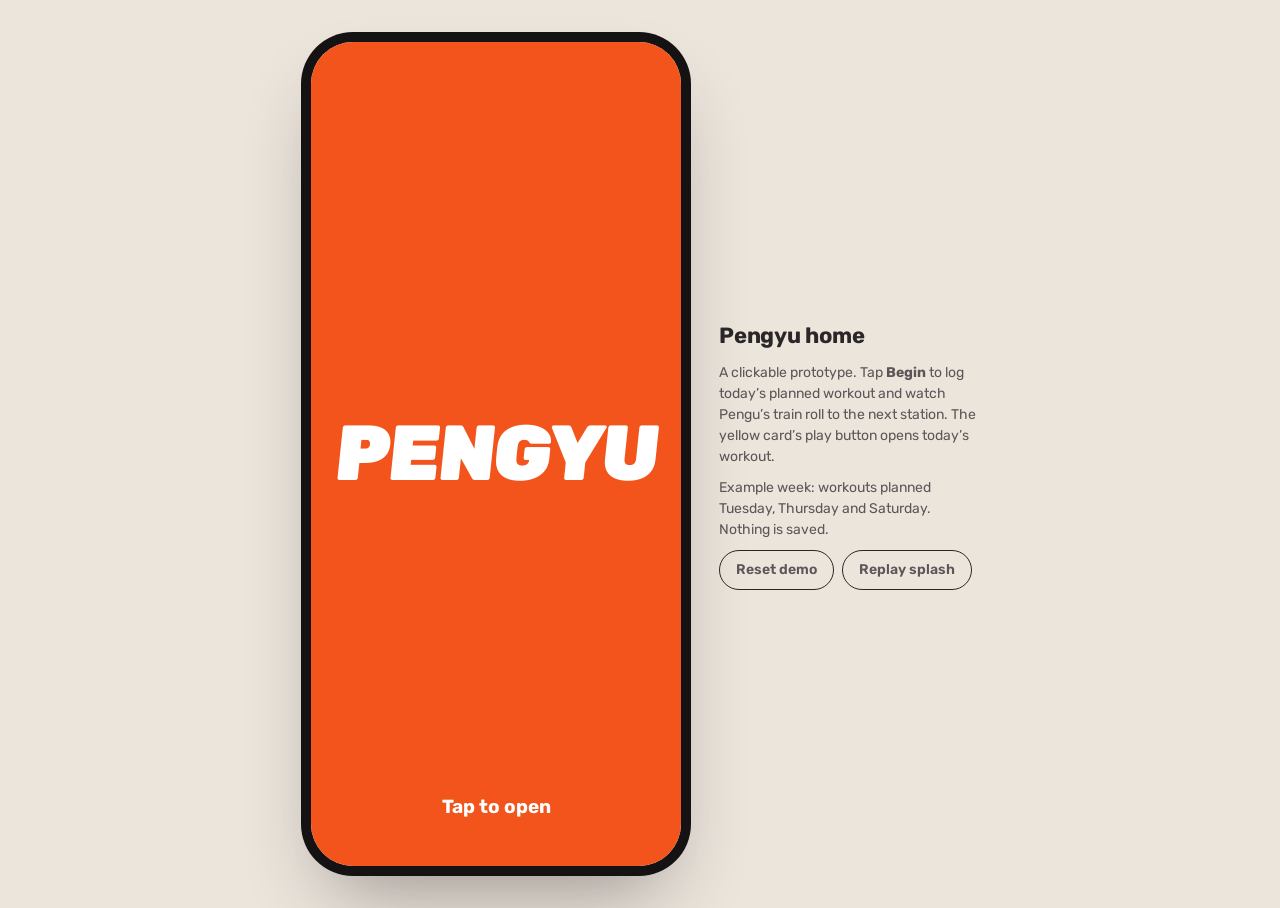
<file: prototypes/pengyu-home/index.html>
<!doctype html><html lang="en"><head><meta charset="utf-8"><meta name="viewport" content="width=device-width, initial-scale=1, viewport-fit=cover"><style>:root{color-scheme:light}body{margin:0;font:14px system-ui}img{max-width:100%}[hidden]{display:none!important}</style></head><body><title>Pengyu Home</title>
<meta name="claude:viewport-fit-sides" content="cover">
<link rel="stylesheet" href="https://fonts.googleapis.com/css2?family=Rubik:wght@400;500;600;700;900&display=swap">
<style>
  /* Layout: a 390×844 phone screen (framed on desktop, full-bleed on a phone): PENGYU splash → Home → Today's workout.
     Single light theme on purpose: warm off-white ground, charcoal ink, coral + sunny yellow as the only bright accents. */
  :root {
    --ground: #FAF6F0;
    --ink: #2B2628;
    --ink-2: #5E5558;
    --line: #E6DCD3;
    --card-black: #141213;
    --coral: #FF6B4A;
    --coral-deep: #E5532F;     /* small markers on the off-white ground */
    --coral-on-black: #FF9673;
    --splash: #F2541B;
    --sun-1: #FFCE3A;
    --sun-2: #FFE07A;
    --sun-3: #FF9A52;
    --white: #FFFFFF;
    --desk: #ECE5DC;
    --font: "Rubik", ui-rounded, "SF Pro Rounded", system-ui, -apple-system, "Segoe UI", sans-serif;
    color-scheme: light;
  }
  * { box-sizing: border-box; }
  .sr-only { position: absolute; width: 1px; height: 1px; overflow: hidden; clip: rect(0 0 0 0); white-space: nowrap; }
  html, body { height: 100%; }
  body { margin: 0; background: var(--desk); color: var(--ink); font-family: var(--font); -webkit-font-smoothing: antialiased; }
  button { font: inherit; color: inherit; }
  button:focus-visible, a:focus-visible { outline: 3px solid var(--coral); outline-offset: 3px; }

  /* Desktop: the phone sits in a frame with the demo controls beside it. Phone: the app fills the screen. */
  .desk { min-height: 100%; display: flex; align-items: center; justify-content: center; gap: 28px; padding-block: 32px; padding-left: max(16px, env(safe-area-inset-left, 0px)); padding-right: max(16px, env(safe-area-inset-right, 0px)); flex-wrap: wrap; }
  .phone { position: relative; width: 390px; height: 844px; border-radius: 52px; background: #141213; padding: 10px; box-shadow: 0 40px 80px -30px rgba(43, 38, 40, 0.45); flex: none; }
  .screen { position: relative; width: 100%; height: 100%; border-radius: 42px; overflow: hidden; background: var(--ground); isolation: isolate; }
  .side { display: grid; gap: 10px; max-width: 260px; color: var(--ink-2); font-size: 14px; line-height: 1.5; }
  .side h1 { margin: 0; font-size: 22px; font-weight: 700; color: var(--ink); letter-spacing: -0.01em; }
  .side p { margin: 0; }
  .side .links { display: flex; gap: 8px; flex-wrap: wrap; }
  .chip-btn { min-height: 40px; padding: 0 16px; border-radius: 999px; border: 1.5px solid var(--ink); background: transparent; font-weight: 600; font-size: 14px; cursor: pointer; }
  .chip-btn:hover { background: var(--ink); color: var(--white); }
  @media (max-width: 520px) {
    .desk { display: block; padding: 0; }
    .phone { width: 100%; height: 100vh; height: 100dvh; border-radius: 0; padding: 0; box-shadow: none; }
    .screen { border-radius: 0; }
    .side { display: none; }
  }

  /* Views */
  .view { position: absolute; inset: 0; transition: opacity 420ms ease, transform 420ms ease; }
  .view[data-off] { opacity: 0; pointer-events: none; }

  /* 1. Splash */
  .splash { background: var(--splash); display: grid; place-items: center; cursor: pointer; border: 0; width: 100%; padding: 0; }
  .wordmark { color: var(--white); font-weight: 900; font-size: 78px; letter-spacing: -0.03em; line-height: 1; transform: skewX(-6deg); }
  .splash .hint { position: absolute; bottom: 48px; left: 0; right: 0; text-align: center; color: var(--white); font-size: 19px; font-weight: 700; }

  /* 2. Home */
  .home { overflow-y: auto; overscroll-behavior: contain; display: flex; flex-direction: column; }
  .home-body { flex: 1 0 auto; display: grid; gap: 16px; align-content: start; padding-top: max(28px, env(safe-area-inset-top, 0px)); padding-bottom: 20px; padding-left: max(20px, env(safe-area-inset-left, 0px)); padding-right: max(20px, env(safe-area-inset-right, 0px)); }
  .topbar { display: grid; grid-template-columns: 1fr auto 1fr; align-items: center; min-height: 48px; }
  .fish-pill { justify-self: start; display: inline-flex; align-items: center; gap: 6px; min-height: 36px; padding: 0 12px; border-radius: 999px; border: 1.5px solid var(--line); background: var(--white); font-weight: 600; font-size: 15px; font-variant-numeric: tabular-nums; }
  .fish-pill svg { width: 20px; height: 20px; color: var(--coral-deep); }
  .greeting { margin: 0; font-size: 26px; font-weight: 700; letter-spacing: -0.02em; }
  .avatar { justify-self: end; width: 44px; height: 44px; border-radius: 50%; border: 0; padding: 0; background: #FCE4F0; display: grid; place-items: center; cursor: pointer; }
  .avatar svg { width: 34px; height: 34px; }

  .week { display: grid; grid-template-columns: repeat(7, minmax(0, 1fr)); gap: 2px; }
  .day { display: grid; justify-items: center; gap: 2px; padding: 8px 0 7px; border-radius: 16px; border: 1.5px solid transparent; }
  .day .dn { font-size: 13px; color: var(--ink-2); }
  .day .dd { font-size: 19px; font-weight: 500; font-variant-numeric: tabular-nums; }
  .day .dot { width: 7px; height: 7px; border-radius: 50%; background: transparent; }
  .day.is-planned .dot { border: 1.5px solid var(--coral-deep); }
  .day.is-done .dot { background: var(--coral-deep); border: 0; }
  .day.is-today { border-color: var(--line); background: var(--white); }
  .day.is-today .dn, .day.is-today .dd { color: var(--ink); font-weight: 700; }

  .hero { position: relative; border-radius: 30px; padding: 22px 0 22px; background: radial-gradient(120% 70% at 30% 0%, #2B2829 0%, var(--card-black) 60%); color: var(--white); display: grid; gap: 10px; overflow: hidden; box-shadow: 0 18px 36px -24px rgba(20, 18, 19, 0.6); }
  .hero-title { margin: 0; text-align: center; font-size: 25px; font-weight: 700; letter-spacing: -0.01em; padding: 0 20px; }
  .streak { position: absolute; left: 16px; top: 4px; z-index: 2; display: inline-flex; align-items: center; gap: 6px; padding: 5px 10px; border-radius: 999px; background: rgba(255, 255, 255, 0.1); color: rgba(255, 255, 255, 0.92); font-size: 12px; font-weight: 600; }
  .streak b { color: var(--white); font-weight: 700; }
  .stage { position: relative; height: 168px; margin-top: 2px; }
  .stage::before { content: ""; position: absolute; inset: 20px 0 0; background: radial-gradient(55% 70% at 50% 75%, rgba(255, 214, 160, 0.16), transparent 70%); }
  .rail { position: absolute; left: 0; right: 0; bottom: 9px; height: 3px; background: repeating-linear-gradient(90deg, #4A4446 0 14px, transparent 14px 20px); opacity: 0.9; }
  .train { position: absolute; bottom: 0; left: 0; width: min(240px, 68.6%); transform: translateX(var(--tx, 84px)); transition: transform 1500ms cubic-bezier(0.45, 0, 0.2, 1); }
  .train svg { display: block; width: 100%; height: auto; overflow: visible; }

  .route { position: relative; height: 54px; margin: 0 22px; }
  .route .track { position: absolute; left: 0; right: 0; top: 12px; height: 4px; border-radius: 2px; background: #3B3537; }
  .route .depot { position: absolute; left: 0; top: 6px; width: 16px; height: 16px; border-radius: 4px; background: #5A5254; }
  .stop { position: absolute; top: 0; transform: translateX(-50%); display: grid; justify-items: center; gap: 6px; }
  .stop .ring { width: 28px; height: 28px; border-radius: 50%; display: grid; place-items: center; border: 3px solid #6C6365; background: var(--card-black); }
  .stop .lbl { font-size: 13px; font-weight: 600; color: rgba(255, 255, 255, 0.92); }
  .stop.is-done .ring { background: var(--coral); border-color: var(--coral); }
  .stop.is-done .ring svg { width: 16px; height: 16px; color: var(--white); }
  .stop.is-open .ring { border-color: var(--white); box-shadow: 0 0 0 5px rgba(255, 255, 255, 0.14); }
  .stop.is-missed .ring { border-style: dashed; }

  .tally { text-align: center; display: grid; gap: 4px; padding: 2px 20px 0; }
  .tally .count { margin: 0; font-size: 19px; font-weight: 600; }
  .tally .goal { margin: 0; font-size: 15px; font-weight: 500; color: var(--coral-on-black); }
  .tally .goal.is-hit { color: #FFD66B; }
  .begin { justify-self: center; margin-top: 8px; min-width: 156px; min-height: 52px; padding: 0 30px; border: 0; border-radius: 999px; background: var(--white); color: var(--ink); font-size: 18px; font-weight: 600; cursor: pointer; display: inline-flex; align-items: center; justify-content: center; gap: 8px; transition: transform 160ms ease, background-color 160ms ease; }
  .begin:hover { transform: translateY(-1px); }
  .begin:active { transform: translateY(1px); }
  .begin[aria-disabled="true"] { background: rgba(255, 255, 255, 0.14); color: var(--white); cursor: default; transform: none; }
  .begin svg { width: 18px; height: 18px; }

  /* Today's Workout: sunny colour-block card */
  .session { position: relative; border-radius: 30px; overflow: hidden; background: var(--sun-1); min-height: 236px; display: grid; justify-items: center; align-content: start; gap: 4px; padding: 26px 20px 24px; text-align: center; }
  .session .band { position: absolute; left: -20%; right: -20%; border-radius: 50% 50% 0 0 / 34px 34px 0 0; }
  .session .b2 { top: 108px; bottom: 0; background: var(--sun-2); }
  .session .b3 { top: 196px; bottom: 0; background: var(--sun-3); }
  .session h2 { position: relative; margin: 0; font-size: 25px; font-weight: 700; letter-spacing: -0.01em; color: var(--ink); }
  .session p { position: relative; margin: 0; font-size: 15px; color: #3E3536; }
  .play { position: relative; margin-top: 22px; width: 84px; height: 84px; border-radius: 50%; border: 0; background: #2E2A2B; display: grid; place-items: center; cursor: pointer; box-shadow: 0 10px 22px -12px rgba(43, 38, 40, 0.8); transition: transform 160ms ease; }
  .play:hover { transform: scale(1.04); }
  .play svg { width: 30px; height: 30px; margin-left: 4px; color: var(--white); }

  .demo-links { display: flex; justify-content: center; gap: 4px; flex-wrap: wrap; padding-top: 2px; }
  .demo-links button { min-height: 44px; padding: 0 12px; border: 0; background: none; color: var(--ink-2); font-size: 13px; text-decoration: underline; text-underline-offset: 3px; cursor: pointer; }

  .nav { position: sticky; bottom: 0; z-index: 5; display: grid; grid-template-columns: repeat(5, minmax(0, 1fr)); align-items: end; padding-top: 8px; padding-bottom: max(14px, env(safe-area-inset-bottom, 0px)); padding-left: max(8px, env(safe-area-inset-left, 0px)); padding-right: max(8px, env(safe-area-inset-right, 0px)); background: rgba(250, 246, 240, 0.94); -webkit-backdrop-filter: blur(12px); backdrop-filter: blur(12px); border-top: 1px solid var(--line); }
  .tab { min-height: 54px; border: 0; background: none; display: grid; justify-items: center; align-content: center; gap: 3px; color: var(--ink-2); font-size: 12px; cursor: pointer; }
  .tab svg { width: 24px; height: 24px; }
  .tab[aria-current="page"] { color: var(--ink); font-weight: 700; }
  .tab-plus { justify-self: center; width: 62px; height: 62px; margin-bottom: 6px; border-radius: 50%; border: 0; background: #1A1718; color: var(--white); display: grid; place-items: center; cursor: pointer; box-shadow: 0 10px 20px -10px rgba(26, 23, 24, 0.7); }
  .tab-plus svg { width: 26px; height: 26px; }

  .toast { position: absolute; left: 50%; bottom: 104px; z-index: 20; transform: translate(-50%, 8px); max-width: calc(100% - 40px); padding: 11px 16px; border-radius: 999px; background: #1A1718; color: var(--white); font-size: 14px; font-weight: 500; white-space: nowrap; opacity: 0; pointer-events: none; transition: opacity 220ms ease, transform 220ms ease; }
  .toast.is-on { opacity: 1; transform: translate(-50%, 0); }

  /* 3. Today's workout: a calm screen, Pengu rising like the sun */
  .workout { background: var(--ground); overflow: hidden; }
  .workout .close { position: absolute; top: max(20px, env(safe-area-inset-top, 0px)); right: max(16px, env(safe-area-inset-right, 0px)); width: 48px; height: 48px; border-radius: 50%; border: 0; background: transparent; color: var(--ink); display: grid; place-items: center; cursor: pointer; z-index: 2; }
  .workout .close svg { width: 26px; height: 26px; }
  .workout .copy { position: absolute; top: 120px; left: 0; right: 0; display: grid; justify-items: center; gap: 10px; text-align: center; padding-left: max(24px, env(safe-area-inset-left, 0px)); padding-right: max(24px, env(safe-area-inset-right, 0px)); }
  .workout h2 { margin: 0; font-size: 34px; font-weight: 700; letter-spacing: -0.02em; color: #4A4244; }
  .workout p { margin: 0; font-size: 16px; color: var(--ink-2); max-width: 26ch; }
  .workout .did { margin-top: 18px; min-height: 52px; padding: 0 32px; border: 0; border-radius: 999px; background: var(--ink); color: var(--white); font-size: 17px; font-weight: 600; cursor: pointer; display: inline-flex; align-items: center; gap: 8px; }
  .workout .did[aria-disabled="true"] { background: #D9CFC6; color: var(--ink); cursor: default; }
  .workout .did svg { width: 18px; height: 18px; }
  .blob { position: absolute; left: 50%; bottom: -240px; width: 640px; transform: translateX(-50%); transform-origin: 50% 100%; animation: breathe 5s ease-in-out infinite; }
  .blob svg { display: block; width: 100%; height: auto; }

  /* Motion */
  .smoke circle { animation: puff 2.4s ease-out infinite; transform-box: fill-box; transform-origin: center; }
  .smoke circle:nth-child(2) { animation-delay: 0.8s; }
  .smoke circle:nth-child(3) { animation-delay: 1.6s; }
  .wave { animation: wave 1.6s ease-in-out infinite; transform-box: fill-box; transform-origin: 10% 90%; }
  .body-bob { animation: bob 1.1s ease-in-out infinite; }
  .is-moving .spokes { animation: spin 0.5s linear infinite; transform-box: fill-box; transform-origin: center; }
  .is-cheer .pengu { animation: hop 0.7s ease-out 3; transform-box: fill-box; transform-origin: 50% 100%; }
  .is-cheer .wave { animation-duration: 0.5s; }
  @keyframes puff { 0% { transform: translate(0, 0) scale(0.6); opacity: 0; } 20% { opacity: 0.85; } 100% { transform: translate(-30px, -18px) scale(1.5); opacity: 0; } }
  @keyframes wave { 0%, 100% { transform: rotate(-8deg); } 50% { transform: rotate(14deg); } }
  @keyframes bob { 0%, 100% { transform: translateY(0); } 50% { transform: translateY(-1.5px); } }
  @keyframes spin { to { transform: rotate(360deg); } }
  @keyframes hop { 0%, 100% { transform: translateY(0); } 40% { transform: translateY(-9px); } }
  @keyframes breathe { 0%, 100% { transform: translateX(-50%) scale(1); } 50% { transform: translateX(-50%) scale(1.035); } }
  @media (prefers-reduced-motion: reduce) {
    *, *::before, *::after { animation: none !important; transition-duration: 1ms !important; }
  }
</style>

<!-- Shared drawings: the fish icon and Pengu's face for the avatar -->
<svg width="0" height="0" style="position:absolute" aria-hidden="true" focusable="false">
  <defs>
    <symbol id="i-fish" viewBox="0 0 24 24"><path d="M22 12c-2.2 3.7-5.6 5.5-9.5 5.5-3.4 0-5.9-1.6-7.5-3.7L1.5 16.6V7.4L5 10.2C6.6 8.1 9.1 6.5 12.5 6.5c3.9 0 7.3 1.8 9.5 5.5Z" fill="none" stroke="currentColor" stroke-width="2" stroke-linejoin="round"/><circle cx="16.9" cy="11" r="1.3" fill="currentColor"/></symbol>
    <symbol id="i-check" viewBox="0 0 24 24"><path d="M5 12.5 10 17.5 19.5 7" fill="none" stroke="currentColor" stroke-width="3" stroke-linecap="round" stroke-linejoin="round"/></symbol>
    <radialGradient id="pg-body" cx="40%" cy="30%" r="75%"><stop offset="0" stop-color="#FDE6F3"/><stop offset="0.55" stop-color="#F7BFDF"/><stop offset="1" stop-color="#E99BCB"/></radialGradient>
    <radialGradient id="pg-belly" cx="50%" cy="40%" r="60%"><stop offset="0" stop-color="#FFFFFF"/><stop offset="1" stop-color="#FFF0F8"/></radialGradient>
  </defs>
</svg>

<div class="desk">
  <div class="phone">
    <div class="screen" id="screen">

      <!-- 1. Splash -->
      <button class="view splash" id="splash" type="button" aria-label="Pengyu. Tap to open">
        <span class="wordmark" aria-hidden="true">PENGYU</span>
        <span class="hint" aria-hidden="true">Tap to open</span>
      </button>

      <!-- 2. Home -->
      <main class="view home" id="home" data-off aria-labelledby="greet">
        <div class="home-body">
          <div class="topbar">
            <span class="fish-pill" title="Fish"><svg aria-hidden="true"><use href="#i-fish"/></svg><span id="fish">55</span><span class="sr-only"> Fish</span></span>
            <h1 class="greeting" id="greet">good evening.</h1>
            <button class="avatar" type="button" aria-label="Your Pengu" data-soon>
              <svg viewBox="0 0 40 40" aria-hidden="true"><ellipse cx="20" cy="23" rx="14" ry="16" fill="url(#pg-body)"/><ellipse cx="20" cy="28" rx="8" ry="9" fill="url(#pg-belly)"/><circle cx="15.5" cy="19" r="1.8" fill="#7A3B27"/><circle cx="24.5" cy="19" r="1.8" fill="#7A3B27"/><path d="M17.6 22.2q2.4-.8 4.8 0-1.2 2.6-2.4 3.2-1.2-.6-2.4-3.2Z" fill="#A8622F"/><path d="M8 26.5h24v3.6H8z" fill="#FF6B4A" rx="1.8"/></svg>
            </button>
          </div>

          <ol class="week" aria-label="This week">
            <li class="day"><span class="dn">Mo</span><span class="dd">26</span><span class="dot"></span></li>
            <li class="day is-planned is-done"><span class="dn">Tu</span><span class="dd">27</span><span class="dot"></span><span class="sr-only">planned, done</span></li>
            <li class="day"><span class="dn">We</span><span class="dd">28</span><span class="dot"></span></li>
            <li class="day is-planned is-done"><span class="dn">Th</span><span class="dd">29</span><span class="dot"></span><span class="sr-only">planned, done</span></li>
            <li class="day"><span class="dn">Fr</span><span class="dd">30</span><span class="dot"></span></li>
            <li class="day is-planned is-today" id="day-today" aria-current="date"><span class="dn">Sa</span><span class="dd">31</span><span class="dot"></span><span class="sr-only" id="today-status">today, planned</span></li>
            <li class="day"><span class="dn">Su</span><span class="dd">1</span><span class="dot"></span></li>
          </ol>

          <section class="hero" aria-labelledby="hero-title">
            <h2 class="hero-title" id="hero-title">New day, fresh start!</h2>
            <div class="stage" id="stage">
              <span class="streak">Week streak <b id="streak">1</b></span>
              <div class="rail" aria-hidden="true"></div>
              <div class="train" id="train">
                <svg viewBox="0 0 300 160" role="img" aria-label="Pengu, a pink penguin in a coral scarf, waving from the cab of a dark steam train">
                  <defs>
                    <linearGradient id="boiler" x1="0" y1="0" x2="0" y2="1"><stop offset="0" stop-color="#4A5876"/><stop offset="0.45" stop-color="#2F3A52"/><stop offset="1" stop-color="#1D2537"/></linearGradient>
                    <linearGradient id="cab" x1="0" y1="0" x2="0" y2="1"><stop offset="0" stop-color="#3C4862"/><stop offset="1" stop-color="#232C40"/></linearGradient>
                    <radialGradient id="lamp-glow" cx="50%" cy="50%" r="50%"><stop offset="0" stop-color="#FFE08A" stop-opacity="0.55"/><stop offset="1" stop-color="#FFE08A" stop-opacity="0"/></radialGradient>
                  </defs>
                  <g class="smoke" fill="#EDE8EE">
                    <circle cx="214" cy="6" r="7"/><circle cx="214" cy="6" r="9"/><circle cx="214" cy="6" r="6"/>
                  </g>
                  <g class="body-bob">
                    <!-- chassis and running board -->
                    <rect x="38" y="104" width="222" height="12" rx="3" fill="#161C2A"/>
                    <rect x="94" y="97" width="158" height="9" rx="3" fill="#4A5876"/>
                    <!-- boiler with bands and the gold handrail -->
                    <rect x="96" y="54" width="150" height="46" rx="22" fill="url(#boiler)"/>
                    <rect x="128" y="54" width="6" height="46" fill="#1A2132"/>
                    <rect x="170" y="54" width="6" height="46" fill="#1A2132"/>
                    <rect x="212" y="54" width="6" height="46" fill="#1A2132"/>
                    <path d="M104 70 H238" stroke="#E9A825" stroke-width="2.4" stroke-linecap="round"/>
                    <!-- smokebox front -->
                    <rect x="236" y="52" width="20" height="50" rx="9" fill="#1E2638"/>
                    <!-- chimney -->
                    <rect x="206" y="30" width="18" height="28" fill="#2F3A52"/>
                    <path d="M196 18 H234 L225 34 H205 Z" fill="#3A4763"/>
                    <rect x="193" y="12" width="44" height="8" rx="4" fill="#5C6B8A"/>
                    <!-- steam dome and bell -->
                    <rect x="160" y="38" width="26" height="20" rx="12" fill="#3A4763"/>
                    <circle cx="173" cy="38" r="3.5" fill="#5C6B8A"/>
                    <path d="M133 44 h18 M134 44 v12 M150 44 v12" stroke="#5C6B8A" stroke-width="2.5" stroke-linecap="round" fill="none"/>
                    <path d="M136 57 C136 49 139 46 142 46 C145 46 148 49 148 57 Z" fill="#E9A825"/>
                    <circle cx="142" cy="44" r="1.8" fill="#E9A825"/>
                    <!-- headlamp -->
                    <circle cx="256" cy="44" r="16" fill="url(#lamp-glow)"/>
                    <rect x="236" y="36" width="20" height="16" rx="4" fill="#4A5876"/>
                    <circle cx="256" cy="44" r="6" fill="#FFE08A"/>
                    <!-- cowcatcher -->
                    <path d="M250 106 L288 140 L250 140 Z" fill="#2E3950"/>
                    <path d="M256 112 V140 M264 119 V140 M272 126 V140 M280 133 V140" stroke="#5C6B8A" stroke-width="2.2" stroke-linecap="round"/>
                    <!-- cab: tall, with a big window so Pengu reads at phone size -->
                    <rect x="12" y="22" width="92" height="84" rx="7" fill="url(#cab)"/>
                    <rect x="23" y="30" width="70" height="46" rx="11" fill="#0F131C"/>
                    <!-- Pengu, leaning out of the cab window and waving -->
                    <g class="pengu">
                      <path d="M38 64 C28 59 18 65 3 56 L6 69 C17 74 28 71 40 72 Z" fill="#FF6B4A"/>
                      <path d="M27 63 L25 71 M17 61.5 L15.5 69" stroke="#E9533A" stroke-width="2.2" stroke-linecap="round"/>
                      <ellipse cx="58" cy="62" rx="25" ry="31" fill="url(#pg-body)" stroke="#D9779F" stroke-width="1.4"/>
                      <ellipse cx="58" cy="73" rx="16" ry="17" fill="url(#pg-belly)"/>
                      <ellipse cx="48" cy="42" rx="7" ry="4" fill="#FFFFFF" opacity="0.6" transform="rotate(-24 48 42)"/>
                      <circle cx="50" cy="52" r="3.4" fill="#6E3424"/>
                      <circle cx="66" cy="52" r="3.4" fill="#6E3424"/>
                      <circle cx="51.2" cy="50.8" r="1.1" fill="#FFFFFF"/>
                      <circle cx="67.2" cy="50.8" r="1.1" fill="#FFFFFF"/>
                      <circle cx="43.5" cy="58.5" r="3.2" fill="#F27FA8" opacity="0.45"/>
                      <circle cx="72.5" cy="58.5" r="3.2" fill="#F27FA8" opacity="0.45"/>
                      <path d="M54 57.5 Q58 56.3 62 57.5 Q60.2 62.5 58 63.4 Q55.8 62.5 54 57.5 Z" fill="#A8622F"/>
                      <rect x="33" y="64" width="50" height="8" rx="4" fill="#FF6B4A"/>
                      <path class="wave" d="M76 67 C82 55 90 45 98 36 C101.5 32 106.5 34.5 104.5 39.5 C99.5 49 91.5 59 82.5 71 Z" fill="url(#pg-body)" stroke="#D9779F" stroke-width="1.3"/>
                    </g>
                    <!-- cab sill and roof drawn over Pengu -->
                    <rect x="12" y="72" width="92" height="34" rx="5" fill="#2A3449"/>
                    <rect x="21" y="81" width="32" height="16" rx="3" fill="#323D55"/>
                    <rect x="59" y="81" width="36" height="16" rx="3" fill="#323D55"/>
                    <rect x="4" y="12" width="108" height="12" rx="6" fill="#5C6B8A"/>
                  </g>
                  <!-- wheels: dark tyres, red spokes -->
                  <path d="M60 128 L202 128" stroke="#8A97B0" stroke-width="4" stroke-linecap="round"/>
                  <g>
                    <circle cx="60" cy="128" r="14" fill="#232C40" stroke="#5C6B8A" stroke-width="2.5"/>
                    <g class="spokes" stroke="#D9472C" stroke-width="2.4" stroke-linecap="round"><path d="M60 117 V139 M49 128 H71 M52.2 120.2 L67.8 135.8 M67.8 120.2 L52.2 135.8"/></g>
                    <circle cx="60" cy="128" r="3.4" fill="#5C6B8A"/>
                  </g>
                  <g>
                    <circle cx="118" cy="124" r="19" fill="#232C40" stroke="#5C6B8A" stroke-width="2.5"/>
                    <g class="spokes" stroke="#D9472C" stroke-width="2.6" stroke-linecap="round"><path d="M118 108 V140 M102 124 H134 M106.7 112.7 L129.3 135.3 M129.3 112.7 L106.7 135.3"/></g>
                    <circle cx="118" cy="124" r="4" fill="#5C6B8A"/>
                  </g>
                  <g>
                    <circle cx="160" cy="124" r="19" fill="#232C40" stroke="#5C6B8A" stroke-width="2.5"/>
                    <g class="spokes" stroke="#D9472C" stroke-width="2.6" stroke-linecap="round"><path d="M160 108 V140 M144 124 H176 M148.7 112.7 L171.3 135.3 M171.3 112.7 L148.7 135.3"/></g>
                    <circle cx="160" cy="124" r="4" fill="#5C6B8A"/>
                  </g>
                  <g>
                    <circle cx="202" cy="124" r="19" fill="#232C40" stroke="#5C6B8A" stroke-width="2.5"/>
                    <g class="spokes" stroke="#D9472C" stroke-width="2.6" stroke-linecap="round"><path d="M202 108 V140 M186 124 H218 M190.7 112.7 L213.3 135.3 M213.3 112.7 L190.7 135.3"/></g>
                    <circle cx="202" cy="124" r="4" fill="#5C6B8A"/>
                  </g>
                  <g>
                    <circle cx="242" cy="131" r="11" fill="#232C40" stroke="#5C6B8A" stroke-width="2.2"/>
                    <g class="spokes" stroke="#D9472C" stroke-width="2" stroke-linecap="round"><path d="M242 123 V139 M234 131 H250"/></g>
                    <circle cx="242" cy="131" r="3" fill="#5C6B8A"/>
                  </g>
                  <path d="M118 124 L202 124" stroke="#AEB8CC" stroke-width="3" stroke-linecap="round" opacity="0.9"/>
                </svg>
              </div>
            </div>

            <div class="route" id="route" aria-label="Your route this week">
              <div class="track" aria-hidden="true"></div>
              <div class="depot" aria-hidden="true"></div>
              <div class="stop is-done" data-at="1"><span class="ring"><svg aria-hidden="true"><use href="#i-check"/></svg></span><span class="lbl">Tue</span></div>
              <div class="stop is-done" data-at="2"><span class="ring"><svg aria-hidden="true"><use href="#i-check"/></svg></span><span class="lbl">Thu</span></div>
              <div class="stop is-open" data-at="3" id="stop-today"><span class="ring"></span><span class="lbl">Today</span></div>
            </div>

            <div class="tally" aria-live="polite">
              <p class="count" id="count">Workouts this week: 2 of 3</p>
              <p class="goal" id="goal">1 more to hit your week</p>
            </div>
            <button class="begin" id="begin" type="button">Begin</button>
          </section>

          <section class="session" aria-labelledby="session-title">
            <span class="band b2" aria-hidden="true"></span>
            <span class="band b3" aria-hidden="true"></span>
            <h2 id="session-title">Today's Workout</h2>
            <p>Saturday · after school · at the gym</p>
            <button class="play" id="play" type="button" aria-label="Start today’s workout">
              <svg viewBox="0 0 24 24" aria-hidden="true"><path d="M7 4.8v14.4a1 1 0 0 0 1.5.86l12-7.2a1 1 0 0 0 0-1.72l-12-7.2A1 1 0 0 0 7 4.8Z" fill="currentColor"/></svg>
            </button>
          </section>

          <div class="demo-links">
            <button type="button" id="reset">Reset demo</button>
            <button type="button" id="replay">Replay splash</button>
          </div>
        </div>

        <nav class="nav" aria-label="Main">
          <button class="tab" type="button" aria-current="page">
            <svg viewBox="0 0 24 24" aria-hidden="true"><path d="M3.5 13.5a8.5 8.5 0 0 1 17 0v4a2 2 0 0 1-2 2h-13a2 2 0 0 1-2-2Z" fill="currentColor"/><path d="M8.5 14.5q3.5 2.6 7 0" stroke="#FAF6F0" stroke-width="1.8" fill="none" stroke-linecap="round"/></svg>Today</button>
          <button class="tab" type="button" data-soon>
            <svg viewBox="0 0 24 24" aria-hidden="true" fill="none" stroke="currentColor" stroke-width="1.8" stroke-linecap="round" stroke-linejoin="round"><path d="M9 18h6M10 21h4M8.2 14.6A6.5 6.5 0 1 1 15.8 14.6c-.8.6-1.3 1.5-1.3 2.4h-5c0-.9-.5-1.8-1.3-2.4Z"/></svg>Inspirations</button>
          <button class="tab-plus" type="button" aria-label="Add" data-soon>
            <svg viewBox="0 0 24 24" aria-hidden="true" fill="none" stroke="currentColor" stroke-width="2.4" stroke-linecap="round"><path d="M12 5v14M5 12h14"/></svg></button>
          <button class="tab" type="button" data-soon>
            <svg viewBox="0 0 24 24" aria-hidden="true" fill="none" stroke="currentColor" stroke-width="1.8" stroke-linecap="round" stroke-linejoin="round"><path d="M4 5.5h4.5v14H4zM10.5 5.5H15v14h-4.5zM17 6.4l3.2-.8 3 13.6-3.2.8z"/></svg>Library</button>
          <button class="tab" type="button" data-soon>
            <svg viewBox="0 0 24 24" aria-hidden="true" fill="none" stroke="currentColor" stroke-width="1.8" stroke-linecap="round" stroke-linejoin="round"><circle cx="6" cy="18" r="2.2"/><circle cx="18" cy="6" r="2.2"/><path d="M8.2 18H15a3 3 0 0 0 0-6H9a3 3 0 0 1 0-6h6.8"/></svg>Journey</button>
        </nav>
      </main>

      <!-- 3. Today's workout -->
      <section class="view workout" id="workout" data-off aria-labelledby="workout-title">
        <button class="close" id="close" type="button" aria-label="Close">
          <svg viewBox="0 0 24 24" aria-hidden="true" fill="none" stroke="currentColor" stroke-width="2.2" stroke-linecap="round"><path d="M6 6l12 12M18 6 6 18"/></svg>
        </button>
        <div class="copy">
          <h2 id="workout-title">Ready when you are</h2>
          <p>Any workout, any length, counts. Today’s plan: after school, at the gym.</p>
          <button class="did" id="did" type="button">I did it</button>
        </div>
        <div class="blob" aria-hidden="true">
          <svg viewBox="0 0 640 520">
            <ellipse cx="320" cy="330" rx="310" ry="300" fill="url(#pg-body)"/>
            <ellipse cx="320" cy="430" rx="190" ry="200" fill="url(#pg-belly)" opacity="0.9"/>
            <path d="M262 150 q20 22 40 0" stroke="#5B3A2E" stroke-width="10" fill="none" stroke-linecap="round"/>
            <path d="M338 150 q20 22 40 0" stroke="#5B3A2E" stroke-width="10" fill="none" stroke-linecap="round"/>
            <path d="M303 178 Q320 172 337 178 Q329 198 320 202 Q311 198 303 178 Z" fill="#A8622F"/>
            <circle cx="240" cy="185" r="14" fill="#F27FA8" opacity="0.35"/>
            <circle cx="400" cy="185" r="14" fill="#F27FA8" opacity="0.35"/>
          </svg>
        </div>
      </section>

      <div class="toast" id="toast" role="status" aria-live="polite"></div>
    </div>
  </div>

  <aside class="side">
    <h1>Pengyu home</h1>
    <p>A clickable prototype. Tap <b>Begin</b> to log today’s planned workout and watch Pengu’s train roll to the next station. The yellow card’s play button opens today’s workout.</p>
    <p>Example week: workouts planned Tuesday, Thursday and Saturday. Nothing is saved.</p>
    <div class="links">
      <button class="chip-btn" type="button" id="side-reset">Reset demo</button>
      <button class="chip-btn" type="button" id="side-replay">Replay splash</button>
    </div>
  </aside>
</div>

<script>
  (() => {
    const $ = (id) => document.getElementById(id);
    const reduced = window.matchMedia('(prefers-reduced-motion: reduce)').matches;
    const START = { fish: 55, streak: 1, logged: false };
    let state = { ...START };
    let toastTimer = 0;
    let splashTimer = 0;

    // ---- Views ----
    function show(name) {
      for (const v of ['splash', 'home', 'workout']) {
        const el = $(v);
        if (v === name) el.removeAttribute('data-off'); else el.setAttribute('data-off', '');
        el.toggleAttribute('inert', v !== name);
      }
      if (name === 'home') $('greet').focus?.({ preventScroll: true });
      if (name === 'workout') $('did').focus({ preventScroll: true });
    }
    function splash() {
      clearTimeout(splashTimer);
      show('splash');
      splashTimer = setTimeout(() => show('home'), reduced ? 400 : 1500);
    }
    $('splash').addEventListener('click', () => { clearTimeout(splashTimer); show('home'); });

    // ---- The route: stations at thirds of the track, the train centred over the last one done ----
    function placeRoute() {
      const route = $('route');
      const w = route.clientWidth;
      const pad = 8;
      route.querySelectorAll('.stop').forEach((s) => {
        s.style.left = `${pad + (Number(s.dataset.at) / 3) * (w - pad * 2)}px`;
      });
      placeTrain(false);
    }
    function trainX(at) {
      const route = $('route');
      const stage = $('stage');
      const offset = route.getBoundingClientRect().left - stage.getBoundingClientRect().left;
      const stationX = offset + 8 + (at / 3) * (route.clientWidth - 16);
      return stationX - $('train').clientWidth * (288 / 300);   // the train's front (cowcatcher tip) stops at its station
    }
    function placeTrain(animate) {
      const train = $('train');
      if (!animate) { const t = train.style.transition; train.style.transition = 'none'; train.style.setProperty('--tx', `${trainX(state.logged ? 3 : 2)}px`); void train.offsetWidth; train.style.transition = t; return; }
      train.classList.add('is-moving');
      train.style.setProperty('--tx', `${trainX(3)}px`);
      setTimeout(() => train.classList.remove('is-moving'), reduced ? 0 : 1500);
    }

    // ---- Fish counter ----
    function countFish(from, to) {
      const el = $('fish');
      if (reduced) { el.textContent = String(to); return; }
      const t0 = performance.now();
      const step = (now) => {
        const k = Math.min(1, (now - t0) / 900);
        el.textContent = String(Math.round(from + (to - from) * (1 - Math.pow(1 - k, 3))));
        if (k < 1) requestAnimationFrame(step);
      };
      requestAnimationFrame(step);
    }

    function toast(text) {
      const t = $('toast');
      t.textContent = text;
      t.classList.add('is-on');
      clearTimeout(toastTimer);
      toastTimer = setTimeout(() => t.classList.remove('is-on'), 2600);
    }

    // ---- Render the week from state ----
    function render() {
      const today = $('day-today');
      today.classList.toggle('is-done', state.logged);
      $('today-status').textContent = state.logged ? 'today, planned, done' : 'today, planned';
      const stop = $('stop-today');
      stop.classList.toggle('is-done', state.logged);
      stop.classList.toggle('is-open', !state.logged);
      stop.querySelector('.ring').innerHTML = state.logged ? '<svg aria-hidden="true"><use href="#i-check"/></svg>' : '';
      $('count').textContent = `Workouts this week: ${state.logged ? 3 : 2} of 3`;
      $('goal').textContent = state.logged ? 'You hit your week.' : '1 more to hit your week';
      $('goal').classList.toggle('is-hit', state.logged);
      $('streak').textContent = String(state.streak);
      for (const id of ['begin', 'did']) {
        const b = $(id);
        b.setAttribute('aria-disabled', String(state.logged));
        b.innerHTML = state.logged ? '<svg aria-hidden="true"><use href="#i-check"/></svg>Logged today' : (id === 'begin' ? 'Begin' : 'I did it');
      }
    }

    // ---- Log today's planned workout ----
    function logToday() {
      if (state.logged) return false;
      const before = state.fish;
      state = { ...state, logged: true, fish: before + 35, streak: state.streak + 1 };
      render();
      countFish(before, state.fish);
      placeTrain(true);
      const stage = $('stage');
      stage.classList.remove('is-cheer'); void stage.offsetWidth; stage.classList.add('is-cheer');
      setTimeout(() => stage.classList.remove('is-cheer'), 2200);
      toast('+35 Fish · You hit your week!');
      return true;
    }

    $('begin').addEventListener('click', () => { if (!logToday()) toast('Already logged today. See you next week!'); });
    $('play').addEventListener('click', () => show('workout'));
    $('close').addEventListener('click', () => show('home'));
    $('did').addEventListener('click', () => {
      if (state.logged) return;
      show('home');
      setTimeout(logToday, reduced ? 0 : 450);
    });
    document.querySelectorAll('[data-soon]').forEach((b) => b.addEventListener('click', () => toast('Not in this prototype')));

    function reset() {
      state = { ...START };
      $('fish').textContent = String(state.fish);
      render();
      placeTrain(false);
      show('home');
      toast('Demo reset');
    }
    $('reset').addEventListener('click', reset);
    $('side-reset').addEventListener('click', reset);
    $('replay').addEventListener('click', splash);
    $('side-replay').addEventListener('click', splash);

    window.addEventListener('resize', placeRoute);
    render();
    placeRoute();
    if (document.fonts && document.fonts.ready) document.fonts.ready.then(placeRoute);
    splash();
  })();
</script>
</body></html>
</file>
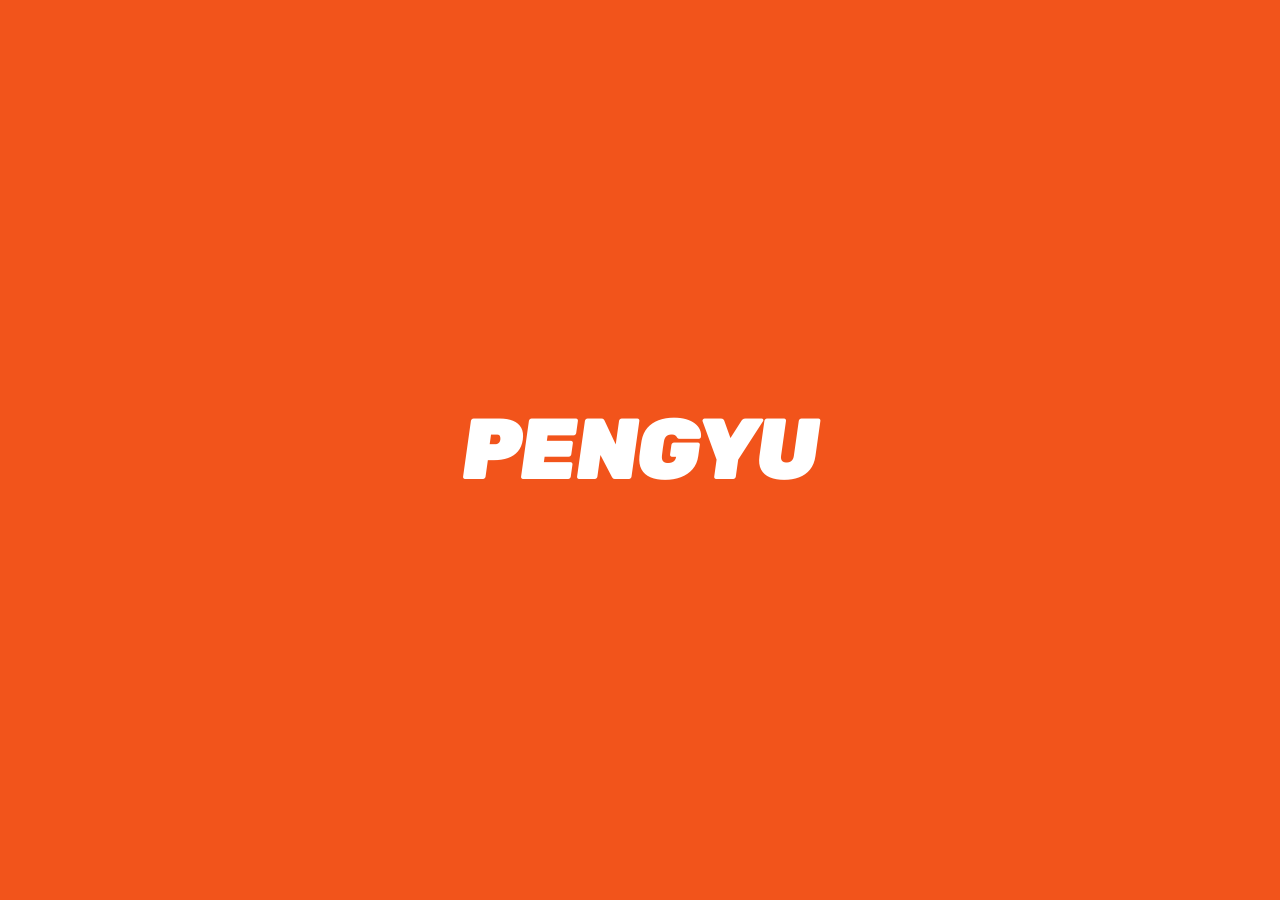
<file: site/clearhealth-pengu.html>
<!doctype html>
<html lang="en">
<head>
<meta http-equiv="Content-Security-Policy" content="default-src 'none'; script-src 'self'; style-src 'self'; font-src 'self'; img-src 'self' data:; manifest-src 'self'; base-uri 'none'; form-action 'none'">
<meta charset="utf-8">
<meta name="viewport" content="width=device-width, initial-scale=1, viewport-fit=cover">
<meta name="referrer" content="no-referrer">
<!-- The Pengyu link that invitations and shared postcards may include: the owner's verified address
     (https only, no ?query or #part). It is offered only while this page itself runs at that address, so
     a preview deploy or localhost never offers it; they say "Link will work once this version is live."
     instead. Empty means no link anywhere. -->
<meta name="pengyu-share-url" content="https://bachnguyenclearhealth.com">
<title>Pengyu · Your week with Pengu</title>
<meta name="description" content="Plan two to four workouts for the week, ride Pengu’s train from station to station, and earn Fish for every planned workout. Saved only in your browser. By ClearHealth.">
<link rel="canonical" href="https://bachnguyenclearhealth.com">
<meta property="og:type" content="website">
<meta property="og:site_name" content="ClearHealth">
<meta property="og:title" content="Pengyu: your week with Pengu">
<meta property="og:description" content="Plan two to four workouts for the week, ride Pengu’s train from station to station, and earn Fish for every planned workout. By ClearHealth.">
<meta property="og:url" content="https://bachnguyenclearhealth.com">
<meta property="og:image" content="https://bachnguyenclearhealth.com/og-pengu.jpg">
<meta property="og:image:alt" content="Pengu, a pink penguin, riding a navy steam train beside the PENGYU wordmark.">
<meta property="og:image:width" content="1200">
<meta property="og:image:height" content="630">
<meta name="twitter:card" content="summary_large_image">
<meta name="theme-color" content="#FAF6F0">
<link rel="icon" href="favicon.svg" type="image/svg+xml">
<link rel="apple-touch-icon" href="apple-touch-icon.png">
<link rel="manifest" href="manifest.webmanifest">
<link rel="preload" href="fonts/rubik-latin-wght-normal.woff2" as="font" type="font/woff2" crossorigin>
<link rel="stylesheet" href="pengu.css">
<script src="js/boot.js"></script>
<script type="module" src="js/main.js"></script>
<link rel="modulepreload" href="js/pengyu/app.js">
<link rel="modulepreload" href="js/pengyu/state.js">
<link rel="modulepreload" href="js/pengyu/route.js">
<link rel="modulepreload" href="js/pengyu/art.js">
<link rel="modulepreload" href="js/pengyu/ink.js">
<link rel="modulepreload" href="js/pengyu/motion.js">
<link rel="modulepreload" href="js/vendor/anime.esm.min.js">
<link rel="modulepreload" href="js/pengyu/ui.js">
<link rel="modulepreload" href="js/fx.js">
<link rel="modulepreload" href="js/pengyu/plan.js">
<link rel="modulepreload" href="js/pengyu/shop.js">
<link rel="modulepreload" href="js/pengyu/history.js">
<link rel="modulepreload" href="js/pengyu/ics.js">
<link rel="modulepreload" href="js/pengyu/backup.js">
<link rel="modulepreload" href="js/pengyu/window.js">
<link rel="modulepreload" href="js/pengyu/story.js">
<link rel="modulepreload" href="js/pengyu/invite.js">
</head>
<body>
<!-- Hand-drawn line icons. Pengu and the train are drawn in js/pengyu/art.js -->
<svg class="sprite" aria-hidden="true" focusable="false">
  <symbol id="i-fish" viewBox="0 0 24 24"><path d="M21.6 12.2c-2.3 3.5-5.5 5.3-9.3 5.2-3.2-.1-5.6-1.6-7.2-3.7l-2.8 2.5.4-4.4-.3-4.3 2.8 2.5c1.7-2.2 4.2-3.5 7.4-3.4 3.8.1 6.9 2 9 5.6Z"/><circle cx="16.5" cy="10.9" r="1.15" fill="currentColor" stroke="none"/></symbol>
  <symbol id="i-check" viewBox="0 0 24 24"><path d="M5.2 12.9l4.2 4.5 9.5-10.4"/></symbol>
  <symbol id="i-lock" viewBox="0 0 24 24"><path d="M6.4 10.6h11.3c.9 0 1.5.7 1.5 1.6v6.6c0 .9-.7 1.6-1.6 1.6H6.5c-.9 0-1.6-.7-1.6-1.6v-6.7c0-.9.6-1.5 1.5-1.5Z"/><path d="M8.4 10.4V8.1c0-2.2 1.6-3.8 3.7-3.7 2 0 3.6 1.7 3.6 3.9v2.1"/></symbol>
  <symbol id="i-shield" viewBox="0 0 24 24"><path d="M12.1 3.4l6.9 2.6c.1 4.7-.2 7.6-1.9 10-1.3 1.9-3 3.2-5.1 4.1-2.1-.9-3.8-2.3-5-4.2C5.4 13.5 5 10.6 5.1 6Z"/><path d="M9.1 12.2l2 2.1 3.8-4.2"/></symbol>
  <symbol id="i-stamp" viewBox="0 0 24 24"><path d="M12 3.6c4.7-.1 8.4 3.6 8.4 8.3.1 4.7-3.6 8.5-8.3 8.5-4.7.1-8.5-3.7-8.5-8.4 0-4.6 3.7-8.3 8.4-8.4Z"/><path d="M8.9 12.7a3.4 3.4 0 1 0 1.1-3.3M8.6 7.7l.4 2.3 2.3-.3"/></symbol>
  <symbol id="i-calendar" viewBox="0 0 24 24"><path d="M5.3 6.4h13.5c.9 0 1.6.7 1.6 1.6v10.6c0 .9-.7 1.7-1.6 1.7H5.2c-.9 0-1.6-.8-1.6-1.7V8c0-.9.8-1.6 1.7-1.6Z"/><path d="M3.8 10.6h16.4M8.2 4v4M15.9 4v4"/></symbol>
  <symbol id="i-refresh" viewBox="0 0 24 24"><path d="M19.3 12.3a7.3 7.3 0 1 1-2.2-5.3"/><path d="M17.5 3.6l-.3 3.6-3.6-.1"/></symbol>
  <symbol id="i-close" viewBox="0 0 24 24"><path d="M6.4 6.2l11.3 11.6M17.8 6.3L6.2 17.7"/></symbol>
  <symbol id="i-back" viewBox="0 0 24 24"><path d="M14.9 5.4L8.3 12.1l6.7 6.6"/></symbol>
  <symbol id="i-alert" viewBox="0 0 24 24"><path d="M12 3.7c4.6-.1 8.4 3.7 8.4 8.3s-3.7 8.4-8.3 8.4c-4.7 0-8.5-3.8-8.5-8.4 0-4.6 3.8-8.3 8.4-8.3Z"/><path d="M12 7.6v5.3M12 16.3v.1"/></symbol>
  <symbol id="i-clock" viewBox="0 0 24 24"><path d="M12 3.7c4.6-.1 8.4 3.7 8.4 8.3s-3.7 8.4-8.3 8.4c-4.7 0-8.5-3.8-8.5-8.4 0-4.6 3.8-8.3 8.4-8.3Z"/><path d="M12 7.4v4.9l3.1 1.9"/></symbol>
  <symbol id="i-today" viewBox="0 0 24 24"><path d="M3.6 17.7h16.9"/><path d="M7.4 17.6c-.1-2.6 2-4.8 4.6-4.8 2.6 0 4.7 2.1 4.6 4.7"/><path d="M12 5.8v2.4M5.9 9.1l1.6 1.5M18.1 9l-1.6 1.6M2.9 13.9h1.9M19.3 13.8h1.8"/></symbol>
  <symbol id="i-pengu" viewBox="0 0 24 24"><path d="M12 3.4c3.5 0 6.2 4.1 6.3 9.1.1 4.6-2.7 8-6.3 8-3.7 0-6.4-3.3-6.3-8 .1-5 2.8-9.1 6.3-9.1Z"/><circle cx="10" cy="10.3" r=".95" fill="currentColor" stroke="none"/><circle cx="14.1" cy="10.3" r=".95" fill="currentColor" stroke="none"/><path d="M11.1 12.3h1.9l-.95 1.3Z" fill="currentColor" stroke="none"/></symbol>
  <symbol id="i-share" viewBox="0 0 24 24"><path d="M8.7 9.5H7c-.9 0-1.6.7-1.6 1.6v7.6c0 .9.7 1.6 1.6 1.6h10.2c.9 0 1.6-.7 1.6-1.6v-7.7c0-.9-.7-1.5-1.6-1.5h-1.7"/><path d="M12.1 14.7V3.8M8.8 7l3.3-3.3 3.4 3.4"/></symbol>
  <symbol id="i-history" viewBox="0 0 24 24"><path d="M4.6 12.2a7.4 7.4 0 1 0 2.3-5.4"/><path d="M4.4 4.6l.3 4h4"/><path d="M12 8.2v4.3l2.9 1.8"/></symbol>
  <symbol id="i-window" viewBox="0 0 24 24"><path d="M6.3 4.4h11.5c1 0 1.8.8 1.8 1.8v11.6c0 1-.8 1.8-1.8 1.8H6.2c-1 0-1.8-.8-1.8-1.8V6.2c0-1 .9-1.8 1.9-1.8Z"/><path d="M4.6 15.1c2.4-2.6 4.7-3.6 7.1-2.8 2.2.8 4.6.6 7.8-1.3"/><path d="M15.6 7.6l.1.1M9.4 8.8l.1.1"/></symbol>
</svg>

<!-- Once per browser session: the PENGYU wordmark, then Today. Decorative; a tap skips it. -->
<div class="py-splash js-only" id="py-splash" aria-hidden="true"><p class="py-wordmark">PENGYU</p></div>

<a class="skip" href="#main">Skip to content</a>

<!-- Pengyu: plan 2 to 4 workouts a week, log them, Pengu's train moves, Fish upgrade Pengu. Runs in js/pengyu/, saved only in this browser. -->
<main id="main" class="app">
  <div id="py-app" class="js-only"></div>
  <div class="nojs nojs-only">
    <p class="py-wordmark is-ink">PENGYU</p>
    <p>Pengyu runs in your browser. Turn on JavaScript to plan your week and log workouts. Everything stays on your device.</p>
    <p><a href="privacy.html">Privacy</a></p>
  </div>
</main>

<nav class="tabbar glass js-only" id="py-nav" aria-label="Pengyu"></nav>
<p class="sr-only" id="py-live" aria-live="polite"></p>
<div class="toasts" id="toasts" aria-live="polite" aria-atomic="false"></div>
</body>
</html>
</file>
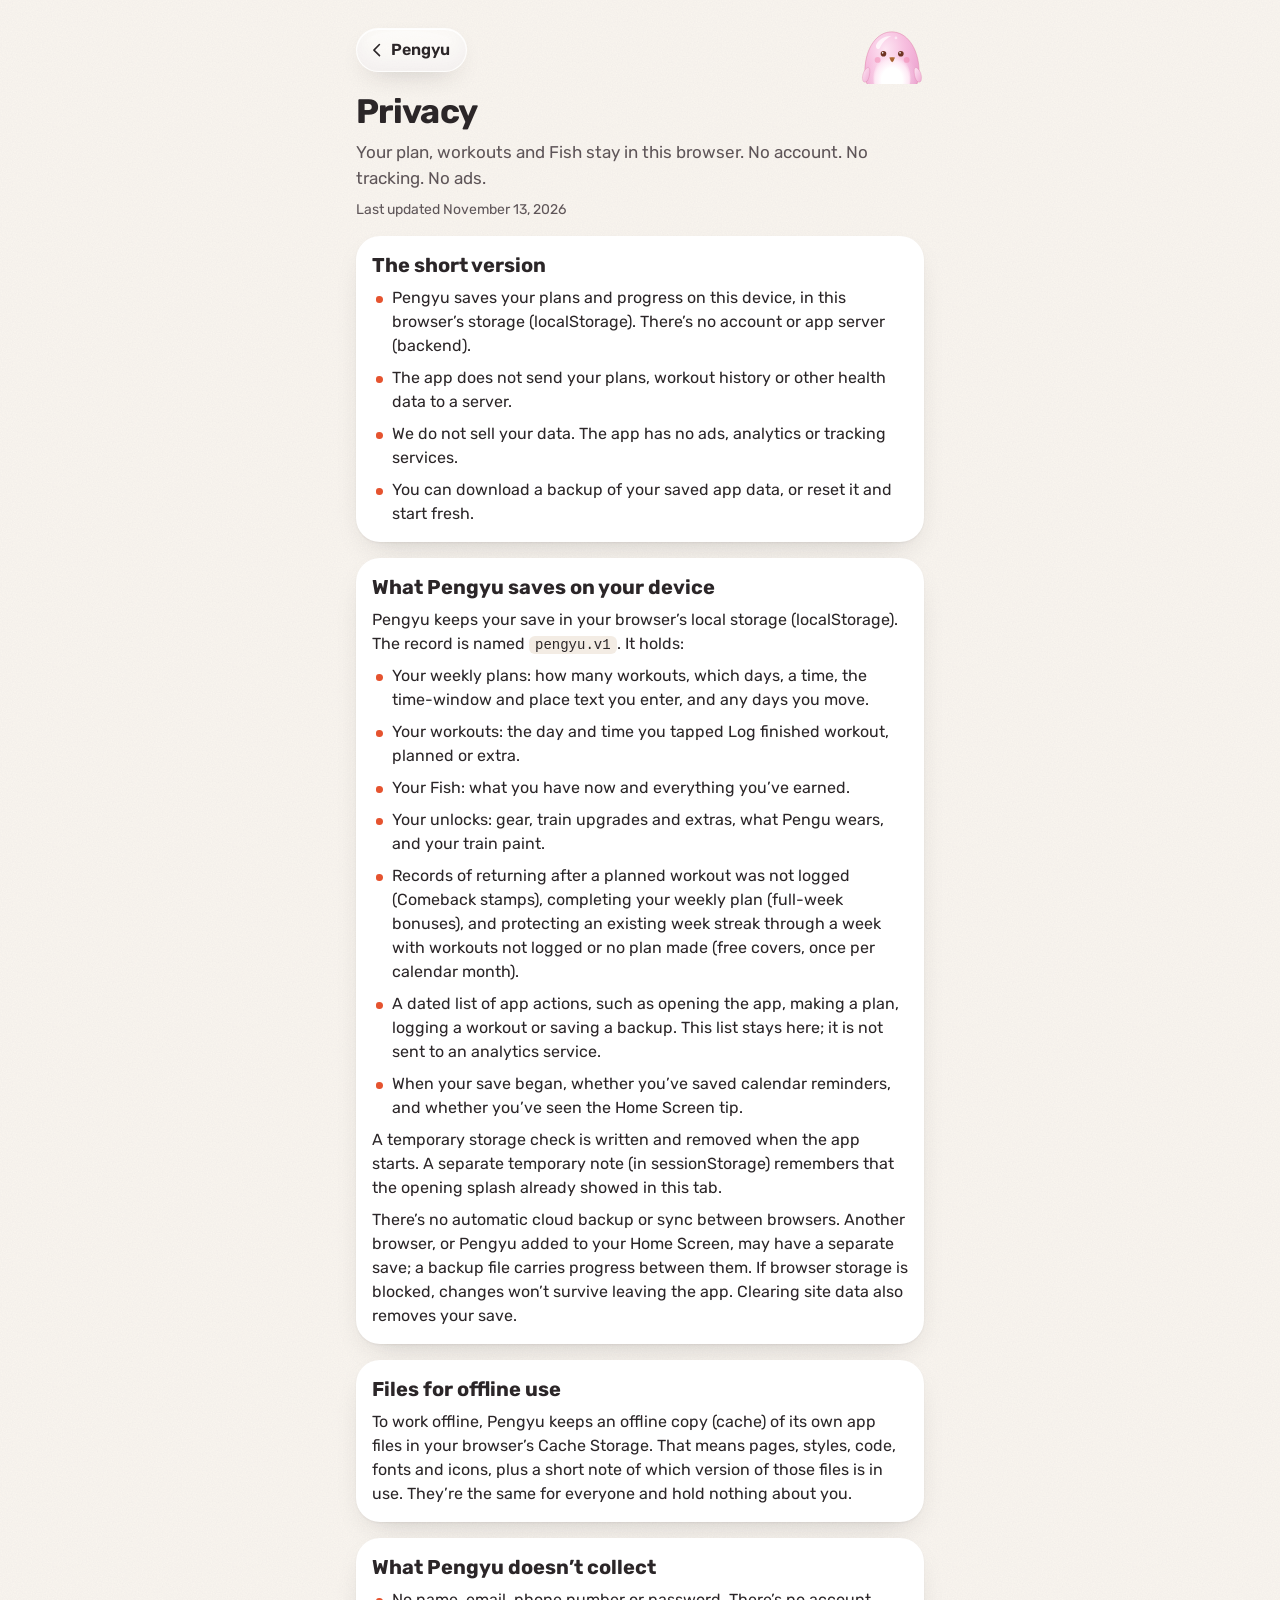
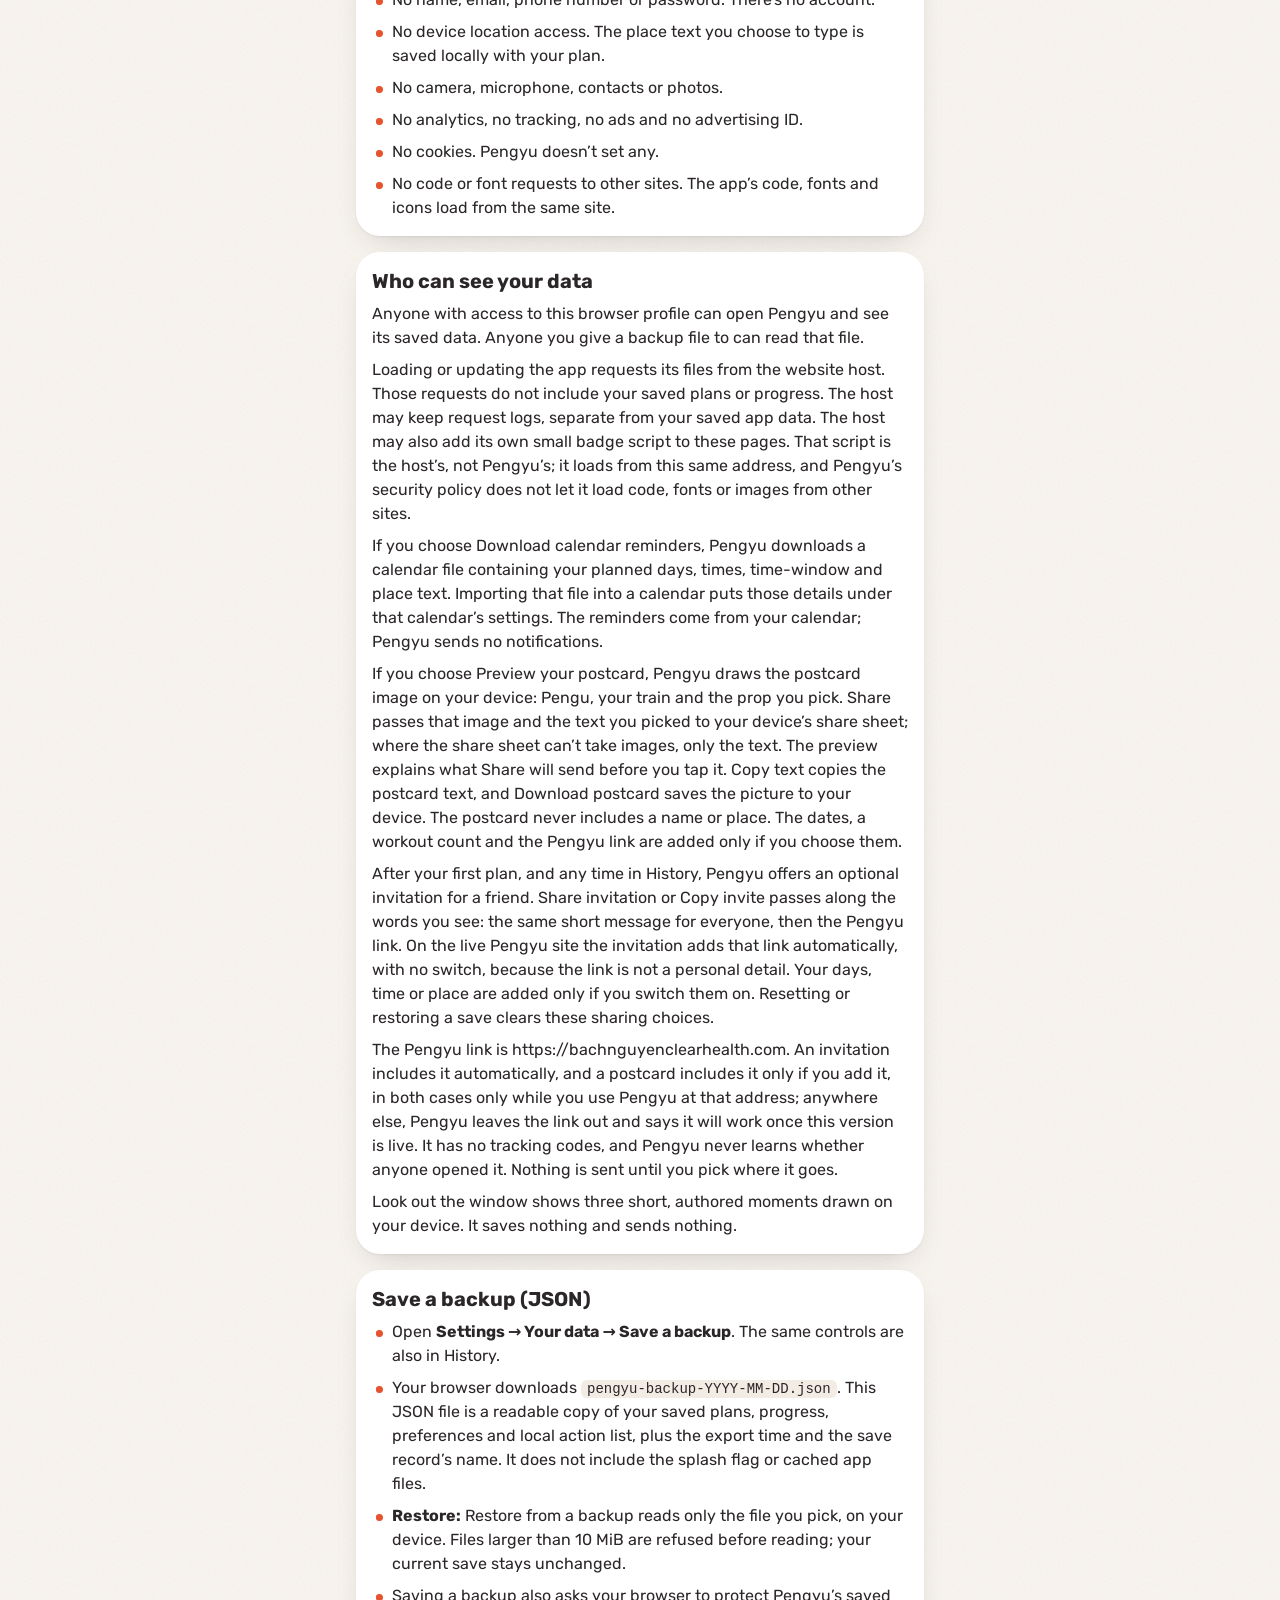
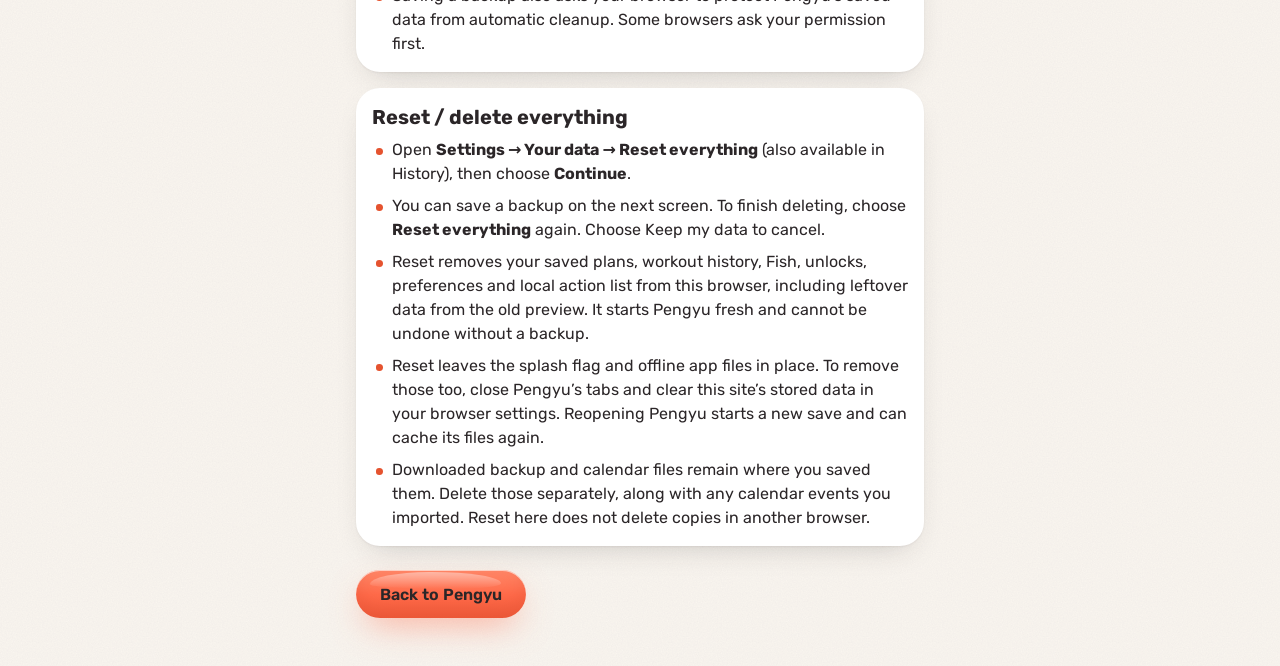
<file: site/privacy.html>
<!doctype html>
<html lang="en">
<head>
<meta http-equiv="Content-Security-Policy" content="default-src 'none'; script-src 'self'; style-src 'self'; font-src 'self'; img-src 'self' data:; base-uri 'none'; form-action 'none'">
<meta charset="utf-8">
<meta name="viewport" content="width=device-width, initial-scale=1, viewport-fit=cover">
<meta name="referrer" content="no-referrer">
<title>Privacy · Pengyu</title>
<meta name="description" content="How Pengyu handles your data: it stays on your device. No account, no tracking, no ads.">
<link rel="canonical" href="https://bachnguyenclearhealth.com/privacy">
<meta name="theme-color" content="#FAF6F0">
<link rel="icon" href="favicon.svg" type="image/svg+xml">
<link rel="preload" href="fonts/rubik-latin-wght-normal.woff2" as="font" type="font/woff2" crossorigin>
<link rel="stylesheet" href="pengu.css">
</head>
<body>
<!-- Keep this page aligned with state.js, backup.js, history.js and sw.js. -->
<main class="doc-page" id="main">
  <header class="doc-head">
    <div class="doc-top">
      <a class="doc-back glass" href="/"><svg class="icon" viewBox="0 0 24 24" aria-hidden="true" focusable="false"><path d="M14.9 5.4L8.3 12.1l6.7 6.6"/></svg>Pengyu</a>
      <svg viewBox="8 2 105 112" class="py-art py-pengu-art doc-art" aria-hidden="true" focusable="false">
    <defs>
  <radialGradient id="pg1-body" cx="38%" cy="26%" r="80%"><stop offset="0" stop-color="#FDE6F3"></stop><stop offset=".45" stop-color="#F7BFDF"></stop><stop offset="1" stop-color="#E99BCB"></stop></radialGradient>
  <radialGradient id="pg1-belly" cx="50%" cy="58%" r="56%"><stop offset="0" stop-color="#FFFFFF"></stop><stop offset=".5" stop-color="#FFFFFF"></stop><stop offset=".8" stop-color="#FFF0F8" stop-opacity=".85"></stop><stop offset="1" stop-color="#FFF0F8" stop-opacity="0"></stop></radialGradient>
  <radialGradient id="pg1-glow" cx="50%" cy="62%" r="52%"><stop offset="0" stop-color="#FFFFFF" stop-opacity=".8"></stop><stop offset=".6" stop-color="#FFF0F8" stop-opacity=".35"></stop><stop offset="1" stop-color="#FFF0F8" stop-opacity="0"></stop></radialGradient>
  <linearGradient id="pg1-flip" x1="0" y1="0" x2="1" y2="1"><stop offset="0" stop-color="#FDE6F3"></stop><stop offset="1" stop-color="#F0ACD4"></stop></linearGradient>
  <clipPath id="pg1-egg"><path d="M60 28C84.5 28 103.6 54 104.9 90C106.2 121.5 87.5 140 61 140C34.5 140 14.8 122.5 16 90C17.2 54.5 35.5 28 60 28Z"></path></clipPath></defs>
    
    <g class="py-pengu">
      
      
      <g class="py-body">
        <path d="M60 28C84.5 28 103.6 54 104.9 90C106.2 121.5 87.5 140 61 140C34.5 140 14.8 122.5 16 90C17.2 54.5 35.5 28 60 28Z" fill="url(#pg1-body)"></path>
        <path d="M34.5 49C39.5 39.5 50 34.3 59.5 34.8C52 38 44.5 45 40.5 54.5C38.8 58.3 32.6 55.5 34.5 49Z" fill="#FFFFFF" opacity=".72"></path>
        <circle cx="67" cy="38" r="2.2" fill="#FFFFFF" opacity=".55"></circle>
      </g>
      <g class="py-belly-glow"><path d="M60 52C88 51 104 80 103 110C102 133 84 146 59 146C33 146 16 132 17 108C18 79 33 53 60 52Z" fill="url(#pg1-glow)"></path></g>
      <g class="py-belly"><path d="M60.5 66C79.5 65 91.5 84 91 105C90.5 125 77 136.5 60 136.5C42.5 136.5 29.5 125 30 104.5C30.5 83.5 42 67 60.5 66Z" fill="url(#pg1-belly)"></path></g>
      <path d="M60 28C84.5 28 103.6 54 104.9 90C106.2 121.5 87.5 140 61 140C34.5 140 14.8 122.5 16 90C17.2 54.5 35.5 28 60 28Z" fill="none" stroke="#D9779F" stroke-opacity=".55" stroke-width="1.3"></path>
      
      
      <g class="py-flipper-l"><path d="M21.5 86C14.5 89.5 10.8 99 12.6 107.5C13.6 111.6 18.3 111.5 20.6 107.6C23.2 103.2 24.6 96 24 89Z" fill="url(#pg1-flip)" stroke="#D9779F" stroke-opacity=".5" stroke-width="1"></path></g>
      <g class="py-flipper-r"><path d="M99.5 86C106.5 89.5 110.2 99 108.4 107.5C107.4 111.6 102.7 111.5 100.4 107.6C97.8 103.2 96.4 96 97 89Z" fill="url(#pg1-flip)" stroke="#D9779F" stroke-opacity=".5" stroke-width="1"></path></g>
      <circle cx="37" cy="74" r="4.8" fill="#F27FA8" opacity=".45"></circle><circle cx="84.5" cy="74" r="4.8" fill="#F27FA8" opacity=".45"></circle>
      <g class="py-eye py-eye-l"><circle cx="46.5" cy="64" r="4.6" fill="#6E3424"></circle><circle cx="45.2" cy="62.4" r="1.35" fill="#FFFFFF"></circle></g>
      <g class="py-eye py-eye-r"><circle cx="75" cy="64" r="4.6" fill="#6E3424"></circle><circle cx="73.7" cy="62.4" r="1.35" fill="#FFFFFF"></circle></g>
      <g class="py-beak"><path d="M56.2 70.2Q60.8 68.8 65.4 70.2Q63.3 76.6 60.8 77.8Q58.3 76.6 56.2 70.2Z" fill="#A8622F"></path><path d="M58.2 70.9Q60.8 70.2 63.4 70.9" fill="none" stroke="#C9844F" stroke-width=".9" stroke-linecap="round"></path></g>
      
      
    </g>
    </svg>
    </div>
    <h1>Privacy</h1>
    <p class="lead">Your plan, workouts and Fish stay in this browser. No account. No tracking. No ads.</p>
    <p class="doc-date">Last updated November 13, 2026</p>
  </header>

  <section class="doc-sec" aria-labelledby="short">
    <h2 id="short">The short version</h2>
    <ul class="doc-list">
      <li>Pengyu saves your plans and progress on this device, in this browser’s storage (localStorage). There’s no account or app server (backend).</li>
      <li>The app does not send your plans, workout history or other health data to a server.</li>
      <li>We do not sell your data. The app has no ads, analytics or tracking services.</li>
      <li>You can download a backup of your saved app data, or reset it and start fresh.</li>
    </ul>
  </section>

  <section class="doc-sec" aria-labelledby="saved">
    <h2 id="saved">What Pengyu saves on your device</h2>
    <p>Pengyu keeps your save in your browser’s local storage (localStorage). The record is named <code>pengyu.v1</code>. It holds:</p>
    <ul class="doc-list">
      <li>Your weekly plans: how many workouts, which days, a time, the time-window and place text you enter, and any days you move.</li>
      <li>Your workouts: the day and time you tapped Log finished workout, planned or extra.</li>
      <li>Your Fish: what you have now and everything you’ve earned.</li>
      <li>Your unlocks: gear, train upgrades and extras, what Pengu wears, and your train paint.</li>
      <li>Records of returning after a planned workout was not logged (Comeback stamps), completing your weekly plan (full-week bonuses), and protecting an existing week streak through a week with workouts not logged or no plan made (free covers, once per calendar month).</li>
      <li>A dated list of app actions, such as opening the app, making a plan, logging a workout or saving a backup. This list stays here; it is not sent to an analytics service.</li>
      <li>When your save began, whether you’ve saved calendar reminders, and whether you’ve seen the Home Screen tip.</li>
    </ul>
    <p>A temporary storage check is written and removed when the app starts. A separate temporary note (in sessionStorage) remembers that the opening splash already showed in this tab.</p>
    <p>There’s no automatic cloud backup or sync between browsers. Another browser, or Pengyu added to your Home Screen, may have a separate save; a backup file carries progress between them. If browser storage is blocked, changes won’t survive leaving the app. Clearing site data also removes your save.</p>
  </section>

  <section class="doc-sec" aria-labelledby="offline">
    <h2 id="offline">Files for offline use</h2>
    <p>To work offline, Pengyu keeps an offline copy (cache) of its own app files in your browser’s Cache Storage. That means pages, styles, code, fonts and icons, plus a short note of which version of those files is in use. They’re the same for everyone and hold nothing about you.</p>
  </section>

  <section class="doc-sec" aria-labelledby="not">
    <h2 id="not">What Pengyu doesn’t collect</h2>
    <ul class="doc-list">
      <li>No name, email, phone number or password. There’s no account.</li>
      <li>No device location access. The place text you choose to type is saved locally with your plan.</li>
      <li>No camera, microphone, contacts or photos.</li>
      <li>No analytics, no tracking, no ads and no advertising ID.</li>
      <li>No cookies. Pengyu doesn’t set any.</li>
      <li>No code or font requests to other sites. The app’s code, fonts and icons load from the same site.</li>
    </ul>
  </section>

  <section class="doc-sec" aria-labelledby="who">
    <h2 id="who">Who can see your data</h2>
    <p>Anyone with access to this browser profile can open Pengyu and see its saved data. Anyone you give a backup file to can read that file.</p>
    <p>Loading or updating the app requests its files from the website host. Those requests do not include your saved plans or progress. The host may keep request logs, separate from your saved app data. The host may also add its own small badge script to these pages. That script is the host’s, not Pengyu’s; it loads from this same address, and Pengyu’s security policy does not let it load code, fonts or images from other sites.</p>
    <p>If you choose Download calendar reminders, Pengyu downloads a calendar file containing your planned days, times, time-window and place text. Importing that file into a calendar puts those details under that calendar’s settings. The reminders come from your calendar; Pengyu sends no notifications.</p>
    <p>If you choose Preview your postcard, Pengyu draws the postcard image on your device: Pengu, your train and the prop you pick. Share passes that image and the text you picked to your device’s share sheet; where the share sheet can’t take images, only the text. The preview explains what Share will send before you tap it. Copy text copies the postcard text, and Download postcard saves the picture to your device. The postcard never includes a name or place. The dates, a workout count and the Pengyu link are added only if you choose them.</p>
    <p>After your first plan, and any time in History, Pengyu offers an optional invitation for a friend. Share invitation or Copy invite passes along the words you see: the same short message for everyone, then the Pengyu link. On the live Pengyu site the invitation adds that link automatically, with no switch, because the link is not a personal detail. Your days, time or place are added only if you switch them on. Resetting or restoring a save clears these sharing choices.</p>
    <p>The Pengyu link is https://bachnguyenclearhealth.com. An invitation includes it automatically, and a postcard includes it only if you add it, in both cases only while you use Pengyu at that address; anywhere else, Pengyu leaves the link out and says it will work once this version is live. It has no tracking codes, and Pengyu never learns whether anyone opened it. Nothing is sent until you pick where it goes.</p>
    <p>Look out the window shows three short, authored moments drawn on your device. It saves nothing and sends nothing.</p>
  </section>

  <section class="doc-sec" aria-labelledby="controls">
    <h2 id="controls">Save a backup (JSON)</h2>
    <ul class="doc-list">
      <li>Open <strong>Settings → Your data → Save a backup</strong>. The same controls are also in History.</li>
      <li>Your browser downloads <code>pengyu-backup-YYYY-MM-DD.json</code>. This JSON file is a readable copy of your saved plans, progress, preferences and local action list, plus the export time and the save record’s name. It does not include the splash flag or cached app files.</li>
      <li><strong>Restore:</strong> Restore from a backup reads only the file you pick, on your device. Files larger than 10 MiB are refused before reading; your current save stays unchanged.</li>
      <li>Saving a backup also asks your browser to protect Pengyu’s saved data from automatic cleanup. Some browsers ask your permission first.</li>
    </ul>
  </section>

  <section class="doc-sec" aria-labelledby="delete">
    <h2 id="delete">Reset / delete everything</h2>
    <ul class="doc-list">
      <li>Open <strong>Settings → Your data → Reset everything</strong> (also available in History), then choose <strong>Continue</strong>.</li>
      <li>You can save a backup on the next screen. To finish deleting, choose <strong>Reset everything</strong> again. Choose Keep my data to cancel.</li>
      <li>Reset removes your saved plans, workout history, Fish, unlocks, preferences and local action list from this browser, including leftover data from the old preview. It starts Pengyu fresh and cannot be undone without a backup.</li>
      <li>Reset leaves the splash flag and offline app files in place. To remove those too, close Pengyu’s tabs and clear this site’s stored data in your browser settings. Reopening Pengyu starts a new save and can cache its files again.</li>
      <li>Downloaded backup and calendar files remain where you saved them. Delete those separately, along with any calendar events you imported. Reset here does not delete copies in another browser.</li>
    </ul>
  </section>

  <footer class="doc-foot">
    <a class="btn glass-coral" href="/">Back to Pengyu</a>
  </footer>
</main>
</body>
</html>
</file>
<file: site/pengu.css>
/* Pengyu: one stylesheet, no build step. Three materials only: paper (the ground, with faint grain and
   hand-drawn ink), glossy plastic (Pengu and the train's paint, drawn in js/pengyu/art.js) and soft clay
   (only on things you can press). Light only, one column, mobile first.
   Sections: 1. Fonts  2. Tokens  3. Base and type  4. Glass  5. Components  6. Shell  7. Today
   8. Sheets  9. Plan  10. Pengu tab  11. History  12. 404 page  13. Motion, transparency and print
   Every colour is a token in section 2; contrast notes are measured against the surface named. */

/* ---------- 1. Fonts (self-hosted Rubik, OFL; one variable file covers every weight) ---------- */
@font-face {
  font-family: "Rubik";
  src: url("fonts/rubik-latin-wght-normal.woff2") format("woff2");
  font-weight: 300 900;
  font-display: swap;
  unicode-range: U+0000-00FF, U+0131, U+0152-0153, U+02BB-02BC, U+02C6, U+02DA, U+02DC, U+0304, U+0308, U+0329, U+2000-206F, U+20AC, U+2122, U+2191, U+2193, U+2212, U+2215, U+FEFF, U+FFFD;
}

/* ---------- 2. Tokens (the locked palette) ---------- */
:root {
  color-scheme: light;
  --paper: #FAF6F0;         /* the ground */
  --paper-2: #F3ECE4;       /* soft panels */
  --card: #FFFFFF;          /* sheets */
  --ink: #2B2628;           /* charcoal text: 13.8:1 on paper */
  --ink-2: #5E5558;         /* secondary text: 6.7:1 on paper */
  --line: #E6DCD3;
  --line-strong: #9A8F88;   /* rings that carry meaning */
  --stage: var(--card);     /* the route stage: a white card in an ink outline, on paper (never dark) */
  --on-stage: var(--ink);   /* 14.9:1 on the stage */
  --on-stage-2: var(--ink-2); /* 7.3:1 on the stage, 6.2:1 on its soft panels */
  --coral: #FF6B4A;         /* the accent fill; charcoal text on it is 5.3:1, never white */
  --coral-strong: #E5532F;  /* marks behind white icons: 3.7:1 */
  --coral-ink: #C2391F;     /* coral text on paper: 5.0:1 */
  --coral-on-stage: var(--coral-ink); /* coral text on the stage: 5.4:1 */
  --coral-tint: #FFE3DA;
  --splash: #F2541B;        /* white wordmark only, large text */
  --sun: #FFCE3A;           /* charcoal on it is 10:1 */
  --sun-2: #FFE07A;
  --sun-3: #FF9A52;
  --pengu-hi: #FDE6F3;
  --pengu: #F7BFDF;
  --pengu-shade: #E99BCB;
  --pengu-edge: #D9779F;
  --base: #8A4E22;
  --base-hi: #B8763A;
  --base-lo: #5E3414;
  --navy-1: #4A5876;
  --navy-2: #2F3A52;
  --navy-3: #1D2537;
  --brass: #E9A825;
  --danger: #B42318;        /* only on the last Reset step; white on it is 6.6:1 */
  --font: "Rubik", ui-rounded, "SF Pro Rounded", system-ui, sans-serif;
  --s1: 4px; --s2: 8px; --s3: 12px; --s4: 16px; --s5: 24px; --s6: 32px; --s7: 48px;
  --gutter: 20px;
  --r-card: 24px;
  --r-pill: 999px;
  --tap: 44px;
  --shadow: 0 1px 2px rgba(43, 38, 40, 0.06), 0 12px 32px -16px rgba(43, 38, 40, 0.28);
  --ease-out: cubic-bezier(0.22, 1, 0.36, 1);
  --spring: cubic-bezier(0.34, 1.56, 0.64, 1);
  --tabbar-h: 4rem;         /* 64px; grows with larger text, so the page still clears the bar */
  /* Paper grain: tiled SVG noise at about 3.5% (the CSP allows data: images). */
  --grain: url("data:image/svg+xml,%3Csvg xmlns='http://www.w3.org/2000/svg' width='180' height='180'%3E%3Cfilter id='n'%3E%3CfeTurbulence type='fractalNoise' baseFrequency='.8' numOctaves='3' stitchTiles='stitch'/%3E%3CfeColorMatrix values='0 0 0 0 .17 0 0 0 0 .15 0 0 0 0 .16 0 0 0 1 0'/%3E%3C/filter%3E%3Crect width='180' height='180' filter='url(%23n)' opacity='.06'/%3E%3C/svg%3E");
}

/* ---------- 3. Base and type ---------- */
*, *::before, *::after { box-sizing: border-box; }
html { -webkit-text-size-adjust: 100%; text-size-adjust: 100%; }
/* Keyboard focus never hides behind the floating tab bar: a focused control scrolls into view above it. */
html { scroll-padding-bottom: calc(var(--tabbar-h) + 32px + env(safe-area-inset-bottom, 0px)); }
body {
  margin: 0; min-height: 100vh; overflow-x: clip;
  background: var(--paper) var(--grain); color: var(--ink);
  font-family: var(--font); font-size: 1rem; line-height: 1.5; font-weight: 400;
  -webkit-font-smoothing: antialiased; -webkit-tap-highlight-color: transparent;
}
@supports not (overflow-x: clip) { body { overflow-x: hidden; } }
img, svg { display: block; max-width: 100%; }
button, input { font: inherit; color: inherit; }
button { cursor: pointer; }
h1, h2, h3, p, ul, ol, figure { margin: 0; }
:where(ul, ol)[class] { padding: 0; list-style: none; }
a { color: var(--coral-ink); text-underline-offset: 3px; }
[hidden] { display: none !important; }
:focus-visible { outline: 3px solid var(--coral-ink); outline-offset: 3px; }
.sprite { position: absolute; width: 0; height: 0; overflow: hidden; }
.sr-only { position: absolute !important; width: 1px; height: 1px; padding: 0; margin: -1px; overflow: hidden; clip: rect(0 0 0 0); white-space: nowrap; border: 0; }
.skip { position: absolute; left: var(--gutter); top: -80px; z-index: 100; padding: 10px 16px; border-radius: 14px; background: var(--ink); color: #FFFFFF; font-weight: 600; text-decoration: none; }
.skip:focus { top: var(--gutter); }
html:not(.js) .js-only { display: none !important; }
.js .nojs-only { display: none !important; }
.small { font-size: 0.8125rem; line-height: 1.45; }
.muted { color: var(--ink-2); }
.eyebrow, .stat-label { font-size: 0.8125rem; font-weight: 600; letter-spacing: 0.06em; text-transform: uppercase; color: var(--ink-2); }
.eyebrow { color: var(--coral-ink); }
.num { font-variant-numeric: tabular-nums; }
/* Hand-drawn line icons: round caps, a pencil-weight stroke. */
.icon { width: 20px; height: 20px; flex: none; fill: none; stroke: currentColor; stroke-width: 1.9; stroke-linecap: round; stroke-linejoin: round; }
/* The PENGYU wordmark: Rubik at its heaviest, leaning forward. */
.py-wordmark { font-size: clamp(3.4rem, 17vw, 5.4rem); font-weight: 900; letter-spacing: -0.03em; line-height: 1; text-transform: uppercase; color: #FFFFFF; transform: skewX(-8deg); }
.py-wordmark.is-ink { color: var(--ink); font-size: 2.5rem; }

/* ---------- 4. Soft clay surfaces: only on things you can press. Solid, never blurred (the class names are older) ---------- */
.glass, .glass-coral, .glass-pink { position: relative; isolation: isolate; overflow: hidden; }
.glass {
  background: rgba(255, 255, 255, 0.55);
  border: 1px solid rgba(255, 255, 255, 0.7);
  box-shadow: inset 0 1px 0 rgba(255, 255, 255, 0.9), inset 0 -10px 18px rgba(43, 38, 40, 0.04), 0 10px 28px -14px rgba(43, 38, 40, 0.3);
}
.glass-coral {
  background: linear-gradient(180deg, #FF8768 0%, var(--coral) 52%, #F45E3D 100%);
  border: 1px solid rgba(255, 255, 255, 0.45);
  color: var(--ink);
  box-shadow: inset 0 1px 0 rgba(255, 255, 255, 0.6), inset 0 -10px 18px rgba(194, 57, 31, 0.2), 0 14px 34px -10px rgba(255, 107, 74, 0.55);
}
.glass-pink {
  background: radial-gradient(circle at 34% 26%, var(--pengu-hi) 0%, var(--pengu) 52%, var(--pengu-shade) 100%);
  border: 1px solid rgba(255, 255, 255, 0.7);
  box-shadow: inset 0 1px 0 rgba(255, 255, 255, 0.9), inset 0 -8px 14px rgba(217, 119, 159, 0.25), 0 8px 22px -10px rgba(217, 119, 159, 0.6);
}
/* The specular highlight: a soft, hand-shaped white across the top third, a little off-centre. */
.glass::before, .glass-coral::before, .glass-pink::before {
  content: ""; position: absolute; z-index: -1; left: 8%; right: 15%; top: 4%; height: 36%;
  border-radius: 46% 54% 38% 62% / 72% 66% 34% 28%;
  background: linear-gradient(180deg, rgba(255, 255, 255, 0.95), rgba(255, 255, 255, 0));
  opacity: 0.35; pointer-events: none;
  transition: transform 260ms var(--spring);
}
.glass-coral::before { opacity: 0.45; }
/* Pressed: squash to 97% in 120ms, highlight 2px lower; spring back out in about 260ms. */
button.glass, button.glass-coral, button.glass-pink { transition: transform 260ms var(--spring); }
button.glass:active:not([aria-disabled="true"]), button.glass-coral:active:not([aria-disabled="true"]), button.glass-pink:active { transform: scale(0.97); transition: transform 120ms var(--ease-out); }
button:active.glass::before, button:active.glass-coral::before, button:active.glass-pink::before { transform: translateY(2px); transition: transform 120ms var(--ease-out); }
/* Every other button and tab answers a press the same way: a small squash in 120ms, back in about 200ms. */
.btn, .tabbar-btn, .py-swatch { transition: transform 200ms var(--ease-out); }
.btn:active:not(:disabled):not([aria-disabled="true"]), .tabbar-btn:active, .py-swatch:active { transform: scale(0.97); transition: transform 120ms var(--ease-out); }
.link:active { color: var(--coral-ink); }

/* ---------- 5. Components ---------- */
.btn {
  display: inline-flex; align-items: center; justify-content: center; gap: 8px;
  min-height: 48px; padding: 0 24px; border: 0; border-radius: var(--r-pill);
  font-weight: 600; line-height: 1.2; text-decoration: none; text-align: center;
}
.btn:disabled, .btn[aria-disabled="true"] { opacity: 0.45; cursor: not-allowed; }
.btn-primary { background: linear-gradient(180deg, #FF8768 0%, var(--coral) 52%, #F45E3D 100%); color: var(--ink); box-shadow: inset 0 1px 0 rgba(255, 255, 255, 0.6), 0 10px 26px -12px rgba(255, 107, 74, 0.6); }
.btn-secondary { background: var(--card); color: var(--ink); box-shadow: inset 0 0 0 1.5px var(--ink); }
.btn-ghost { background: transparent; color: var(--ink); text-decoration: underline; text-underline-offset: 3px; }
.btn-danger { background: var(--danger); color: #FFFFFF; }
.btn-sm { min-height: var(--tap); padding: 0 18px; font-size: 0.9375rem; }
.btn-block { width: 100%; }
.btn .icon { width: 18px; height: 18px; }
.link { min-height: var(--tap); padding: 0; border: 0; background: none; color: var(--ink); font: inherit; font-weight: 600; text-decoration: underline; text-decoration-thickness: 1.5px; text-underline-offset: 3px; }
.link:hover { color: var(--coral-ink); }
.chip {
  display: inline-flex; align-items: center; justify-content: center; gap: 6px;
  min-height: var(--tap); padding: 6px 16px; border-radius: 16px; font-weight: 600; color: var(--ink);
  background: rgba(255, 255, 255, 0.6); border: 1.5px solid var(--line);
}
.chip[aria-pressed="true"] { background: var(--coral-tint); border-color: var(--coral-strong); }
.chip:disabled { opacity: 0.4; cursor: not-allowed; }
.chip > span { display: grid; justify-items: center; line-height: 1.2; }
.chip small { font-size: 0.75rem; font-weight: 400; color: var(--ink-2); }
.field { display: grid; gap: 6px; }
.field label { font-size: 0.8125rem; font-weight: 600; }
.input { width: 100%; min-height: var(--tap); padding: 0 14px; border: 1.5px solid var(--line-strong); border-radius: 14px; background: var(--card); }
.banner { display: grid; grid-template-columns: auto minmax(0, 1fr); gap: 12px; align-items: start; padding: 14px 16px; border-radius: 20px; background: var(--coral-tint); color: var(--ink); }
.banner-icon { display: grid; place-items: center; width: 26px; height: 26px; border-radius: 50%; background: var(--coral-strong); color: #FFFFFF; }
.banner-icon .icon { width: 16px; height: 16px; }
.bump { animation: py-bump 460ms var(--spring); }
@keyframes py-bump { 0% { transform: scale(1); } 40% { transform: scale(1.16); } 100% { transform: scale(1); } }
/* Toasts: small notes on paper glass, at the top. */
.toasts { position: fixed; left: 50%; top: calc(10px + env(safe-area-inset-top, 0px)); z-index: 80; transform: translateX(-50%); display: grid; gap: 8px; width: min(400px, calc(100% - 24px)); pointer-events: none; }
.toast {
  display: flex; align-items: center; gap: 12px; padding: 10px 14px; border-radius: 20px;
  background: rgba(255, 255, 255, 0.92); color: var(--ink); font-weight: 600;
  box-shadow: 0 0 0 1px var(--line), 0 14px 32px -12px rgba(43, 38, 40, 0.35);
  animation: py-toast-in 260ms var(--spring);
}
.toast small { display: block; font-weight: 400; color: var(--ink-2); }
.toast.is-leaving { opacity: 0; transform: translateY(-8px); transition: opacity 180ms, transform 180ms; }
@keyframes py-toast-in { from { opacity: 0; transform: translateY(-12px) scale(0.98); } to { opacity: 1; transform: none; } }
.py-art { display: block; height: auto; user-select: none; -webkit-user-select: none; }
.py-toast-art { width: 40px; flex: none; }
/* Pengu's moving parts (motion.js): every part turns around its own anchor. */
.py-pengu { transform-box: fill-box; transform-origin: 50% 100%; }
.py-eye { transform-box: fill-box; transform-origin: 50% 50%; }
.py-flipper-l { transform-box: fill-box; transform-origin: 85% 6%; }
.py-flipper-r { transform-box: fill-box; transform-origin: 15% 6%; }
.py-scarf-tail { transform-box: fill-box; transform-origin: 40% 0; }
.py-scarf-tail.is-wind { transform-origin: 100% 40%; }
.py-belly-glow { transform-box: fill-box; }
.py-rider { transform-box: fill-box; transform-origin: 50% 100%; }
.py-spokes { transform-box: fill-box; transform-origin: 50% 50%; }
.py-puff { transform-box: fill-box; transform-origin: 50% 50%; }
.py-lamp { transform-box: fill-box; transform-origin: 0 50%; }
.py-sparkles { position: fixed; z-index: 90; width: 0; height: 0; pointer-events: none; }
.py-spark { position: absolute; left: calc(var(--s) / -2); top: calc(var(--s) / -2); width: var(--s); height: var(--s); clip-path: polygon(50% 0, 62% 38%, 100% 50%, 62% 62%, 50% 100%, 38% 62%, 0 50%, 38% 38%); }
.py-spark.is-coral { background: var(--coral); }
.py-spark.is-sun { background: var(--sun); }
.py-spark.is-white { background: #FFFFFF; box-shadow: 0 0 0 1px rgba(43, 38, 40, 0.08); }

/* ---------- 6. Shell: one column, centred at 430px on wider screens ---------- */
.app {
  max-width: 430px; margin: 0 auto;
  padding: calc(8px + env(safe-area-inset-top, 0px)) var(--gutter) calc(var(--tabbar-h) + 32px + env(safe-area-inset-bottom, 0px));
}
.app.is-planning { padding-bottom: calc(32px + env(safe-area-inset-bottom, 0px)); }
.py-view { display: grid; gap: var(--s4); }
.py-view-title { padding-top: var(--s2); font-size: 2.125rem; line-height: 2.5rem; font-weight: 700; letter-spacing: -0.02em; }
.py-section-title { font-size: 1.125rem; font-weight: 600; line-height: 1.3; }
/* Pengu is on every screen: beside the title in History and Settings, and at the top of the plan. */
.py-view-head { display: flex; align-items: flex-end; justify-content: space-between; gap: var(--s3); }
.py-head-art { flex: none; width: 48px; margin-left: auto; }
.nojs { display: grid; gap: var(--s3); padding-top: var(--s6); }
/* Splash: PENGYU on the splash orange, once per session. */
.py-splash { position: fixed; inset: 0; z-index: 200; display: none; place-items: center; background: var(--splash); transition: opacity 260ms var(--ease-out); }
html.is-splash .py-splash { display: grid; }
.py-splash.is-leaving { opacity: 0; }
/* The glass tab bar: four tabs, floating above the safe area. With large text a label wraps onto a
   second line at its break point (app.js), or anywhere if even that is too wide, never cut off. */
.tabbar {
  position: fixed; z-index: 50; left: 50%; bottom: calc(10px + env(safe-area-inset-bottom, 0px)); transform: translateX(-50%);
  width: min(406px, calc(100% - 24px)); border-radius: 24px;
  background: linear-gradient(rgba(255, 255, 255, 0.55), rgba(255, 255, 255, 0.55)), var(--paper);   /* solid: nothing shows through, and nothing is blurred */
}
.tabbar-list { display: grid; grid-template-columns: repeat(4, minmax(0, 1fr)); column-gap: 8px; }
.tabbar-btn {
  position: relative; display: grid; justify-items: center; align-content: start; gap: 2px; width: 100%; min-height: var(--tabbar-h);
  padding: 7px 0 10px; border: 0; background: none; color: var(--ink-2); font-size: 0.8125rem; font-weight: 600;
}
.tabbar-btn .icon { width: 24px; height: 24px; }
.tabbar-btn span { max-width: 100%; padding: 0 3px; text-align: center; overflow-wrap: anywhere; }
.tabbar-btn[aria-current="page"] { color: var(--ink); }
.tabbar-btn[aria-current="page"]::after { content: ""; position: absolute; bottom: 6px; left: 50%; width: 5px; height: 5px; margin-left: -2.5px; border-radius: 50%; background: var(--coral); }
.tabbar-btn:focus-visible { outline-offset: -4px; border-radius: 20px; }
.app.is-planning ~ .tabbar { display: none; }

/* ---------- 7. Today: "good evening." → the route → the count → Begin ---------- */
.py-today { display: grid; gap: var(--s3); }
.py-topbar { display: flex; align-items: center; justify-content: space-between; min-height: 44px; }
.py-fishpill { display: inline-flex; align-items: center; gap: 6px; height: 38px; padding: 0 16px 0 12px; border-radius: var(--r-pill); font-weight: 600; font-variant-numeric: tabular-nums; }
.py-fishpill .icon { width: 22px; height: 22px; color: var(--coral-ink); }
.py-fish-n { display: inline-block; min-width: 1ch; }
.py-avatar-btn { width: 44px; height: 44px; padding: 0; border-radius: 50%; display: grid; place-items: center; }
.py-avatar-btn svg { width: 38px; margin-top: 7px; }
.py-greet { font-size: 2.125rem; line-height: 2.5rem; font-weight: 700; letter-spacing: -0.02em; overflow-wrap: anywhere; }   /* "afternoon." at 200% text on a narrow phone */
/* The stage: the one dark card, with a warm lift where the train rides. */
.py-stage {
  position: relative; display: grid; gap: var(--s3); padding: 16px 14px 14px;
  border: 2.5px solid var(--ink); border-radius: 22px 25px 21px 24px / 24px 21px 25px 22px;   /* drawn by hand: no two corners alike */
  background: var(--stage); color: var(--on-stage);
  box-shadow: 4px 4px 0 var(--ink); contain: paint;
}
.py-streak-chip { justify-self: start; display: inline-flex; align-items: baseline; gap: 6px; padding: 4px 12px; border-radius: var(--r-pill); background: var(--paper-2); color: var(--on-stage); font-size: 0.8125rem; font-weight: 600; }
.py-streak-chip strong { font-variant-numeric: tabular-nums; }
/* The route: the train rides a hand-drawn rail; the stations sit on the route line below. Stations and
   the train share --at, from 0 (the depot) to 1 (the last station). The train is --tw wide and its front
   is --front from its left edge, so its front stops right above the station it has reached. */
.py-route-wrap { --th: 72px; --tw: calc(var(--th) * 1.786); --front: calc(var(--tw) * 0.96); position: relative; container-type: inline-size; height: calc(var(--th) + 22px + 2.5rem); }   /* station names grow with larger text */
.py-route-wrap.has-car2 { --th: 62px; --tw: calc(var(--th) * 2.452); --front: calc(var(--tw) * 0.9709); }
/* No plan yet: only the depot sits on the route line, so the empty row for station names goes. */
.py-route-wrap.is-empty { height: calc(var(--th) + 38px); }
.py-rail { position: absolute; left: 0; right: 0; top: calc(var(--th) * 0.9 - 3px); width: 100%; height: 8px; overflow: visible; }
.py-rail path { fill: none; stroke: rgba(43, 38, 40, 0.4); stroke-width: 1.6; stroke-linecap: round; vector-effect: non-scaling-stroke; }
.py-route { position: absolute; left: 0; right: 0; top: calc(var(--th) + 8px); height: calc(14px + 2.5rem); margin: 0; }
.py-route-line { position: absolute; left: 0; right: 0; top: calc(var(--th) + 23px); width: 100%; height: 6px; overflow: visible; }
.py-route-line path { fill: none; stroke: rgba(43, 38, 40, 0.3); stroke-width: 2.4; stroke-linecap: round; vector-effect: non-scaling-stroke; }
.py-station, .py-depot { position: absolute; left: calc(var(--front) + var(--at, 0) * (100% - var(--front) - 18px)); transform: translateX(-50%); }
.py-depot { top: 11px; width: 14px; height: 14px; }
.py-depot path { fill: rgba(43, 38, 40, 0.34); }
.py-station { top: 0; display: grid; justify-items: center; gap: 3px; width: max-content; }   /* its own width: the last stop, 18px from the edge, must not squeeze its ring */
.py-ring { width: 34px; height: 34px; overflow: visible; }
.py-ring-line { fill: none; stroke: var(--line-strong); stroke-width: 2.4; stroke-linejoin: round; }
.py-ring-fill { fill: var(--coral-strong); opacity: 0; transform-box: fill-box; transform-origin: 50% 50%; }
.py-ring-check { fill: none; stroke: #FFFFFF; stroke-width: 3.2; stroke-linecap: round; stroke-linejoin: round; opacity: 0; }
.py-station.is-done .py-ring-line { stroke: var(--coral); }
.py-station.is-done .py-ring-fill, .py-station.is-done .py-ring-check { opacity: 1; }
.py-station.is-done.is-arriving .py-ring-fill, .py-station.is-done.is-arriving .py-ring-check { opacity: 0; }
.py-station.is-today .py-ring-line { stroke: var(--on-stage); stroke-width: 3; }
.py-station.is-today .py-ring { filter: drop-shadow(0 0 5px rgba(255, 107, 74, 0.5)); }
.py-station.is-missed .py-ring-line { stroke-dasharray: 3.2 3.4; }
.py-stop-day { font-size: 0.8125rem; font-weight: 600; line-height: 1.2; color: var(--on-stage-2); white-space: nowrap; }
.py-station.is-today .py-stop-day { color: var(--on-stage); }
.py-station.is-missed .py-stop-day { font-weight: 400; }
/* Container em units follow enlarged text, unlike viewport em queries. Full dates remain in the week sheet.
   Weekdays shorten to two letters only where three would run together: on any route under 15em wide
   (large text), and on a four-stop route under 18em (a 360px phone, where the stops sit closest). */
.py-stop-short { display: none; }
@media (max-width: 18em) { .py-stop-long { display: none; } .py-stop-short { display: inline; } }
@container (max-width: 15em) { .py-stop-long { display: none; } .py-stop-short { display: inline; } }
@container (max-width: 18em) { .py-route-wrap.is-n4 .py-stop-long { display: none; } .py-route-wrap.is-n4 .py-stop-short { display: inline; } }
/* "Today" stays whole wherever it still fits (a 320px phone at normal text); it shortens only at the
   tightest widths in em, where its neighbours would run into it. */
@container (min-width: 13.5em) and (max-width: 18em) { .py-station.is-today .py-stop-long { display: inline; } .py-station.is-today .py-stop-short { display: none; } }
/* Four stops behind the longer two-car train leave the least room: with enlarged text "Today" shortens too. */
@container (max-width: 16em) { .py-route-wrap.has-car2.is-n4 .py-station.is-today .py-stop-long { display: none; } .py-route-wrap.has-car2.is-n4 .py-station.is-today .py-stop-short { display: inline; } }
/* A comeback stamp sits on the ring where the player came back. */
.py-stamp { position: absolute; top: -7px; right: -10px; display: grid; place-items: center; width: 22px; height: 22px; border-radius: 50%; background: var(--sun); color: var(--ink); box-shadow: 0 0 0 2px var(--stage); }
.py-stamp .icon { width: 14px; height: 14px; stroke-width: 2.2; }
.py-stamp.is-new { animation: py-stamp-in 700ms var(--spring) 1.3s both; }
@keyframes py-stamp-in { 0% { transform: scale(2.2) rotate(-28deg); opacity: 0; } 60% { transform: scale(0.9) rotate(6deg); opacity: 1; } 100% { transform: none; opacity: 1; } }
.py-train { position: absolute; top: 0; left: calc(var(--at, 0) * (100% - var(--front) - 18px)); width: var(--tw); height: var(--th); will-change: transform; }
.py-train-svg { width: 100%; height: 100%; overflow: visible; }
/* Tapping the route opens the week: a quiet button laid over the stations. */
.py-route-open { position: absolute; left: 0; right: 0; top: calc(var(--th) + 2px); height: calc(20px + 2.5rem); border: 0; border-radius: 16px; background: transparent; }
@media (max-width: 399px) {
  .py-route-wrap.has-car2 .py-ring { width: 28px; height: 28px; }
  .py-route-wrap.has-car2 .py-station { top: 3px; }
}
@media (max-width: 359px) {
  .py-route-wrap { --th: 54px; }
  .py-route-wrap.has-car2 { --th: 48px; }
  .py-ring { width: 30px; height: 30px; }
  .py-station { top: 2px; }
}
@media (min-width: 400px) {
  .py-route-wrap { --th: 84px; }
  .py-route-wrap.has-car2 { --th: 72px; }
}
.py-count { font-size: 1.375rem; line-height: 1.75rem; font-weight: 600; color: var(--on-stage); }
.py-count:focus:not(:focus-visible) { outline: none; }
.py-count-n { font-variant-numeric: tabular-nums; white-space: nowrap; }
.py-goal { margin-top: 2px; font-size: 0.9375rem; font-weight: 600; color: var(--coral-on-stage); }
.py-goal.is-calm { color: var(--on-stage-2); font-weight: 400; }
/* With no plan this week: how Pengyu works, in three short steps under the heading. */
.py-how { display: grid; gap: 6px; margin: 8px 0 0; padding: 0; list-style: none; font-size: 0.9375rem; line-height: 1.35; color: var(--on-stage-2); }
.py-how li { display: grid; grid-template-columns: 22px minmax(0, 1fr); gap: 10px; align-items: start; }
.py-how .icon { width: 22px; height: 22px; margin-top: -1px; color: var(--coral-on-stage); }
.py-how strong { font-weight: 600; color: var(--on-stage); }
/* One big Begin, and a quiet caption under it. */
.py-begin-btn { display: flex; align-items: center; justify-content: center; gap: 8px; width: 100%; min-height: 64px; margin-top: var(--s1); padding: 0 24px; border-radius: var(--r-pill); font-size: 1.1875rem; font-weight: 700; }
.py-begin-btn.is-logged { background: var(--paper-2); border: 1.5px solid var(--line); color: var(--on-stage); box-shadow: none; cursor: default; }
.py-begin-btn.is-logged .icon { color: var(--coral-on-stage); stroke-width: 2.4; }
.py-caption { text-align: center; font-size: 0.875rem; color: var(--on-stage-2); }
.py-stage .link { color: var(--on-stage); }
/* "Logged today": the check pops in the moment the tap lands (instant with reduced motion). */
.py-begin-btn.is-logged.is-new .icon { animation: py-pop 420ms var(--spring) both; }
@keyframes py-pop { 0% { transform: scale(0.3); opacity: 0; } 60% { transform: scale(1.25); opacity: 1; } 100% { transform: scale(1); } }
/* The week sheet's visible door, under the route (the route itself stays tappable too). Its box starts
   where the route ends; the strip in ::before keeps the tap area 44px tall. */
.py-days-btn { position: relative; justify-self: start; display: inline-flex; align-items: center; gap: 8px; min-height: 32px; margin: -12px 0 -4px; padding: 0 4px 0 0; border: 0; background: none; color: var(--on-stage); font-size: 0.875rem; font-weight: 600; text-decoration: underline; text-decoration-thickness: 1.5px; text-underline-offset: 3px; }
.py-days-btn::before { content: ""; position: absolute; inset: -6px 0; }
.py-days-btn .icon { width: 18px; height: 18px; color: var(--coral-on-stage); }
/* With the next stop and Pengu's window showing as well, the stage packs a little closer so it still fits
   a small phone (375 × 667) without scrolling. Begin keeps its full 64px. */
.py-stage.is-full { gap: 6px; padding-bottom: 8px; }
.py-stage.is-full .py-days-btn { margin: -8px 0 -6px; }
.py-stage.is-full .py-streak-chip { margin-bottom: -6px; }
.py-stage.is-full .py-begin-btn { margin-top: 0; }
/* No plan yet, after a streak week (where "Review last week's plan" waits): a little closer, to fit a small phone. */
.py-streak-chip + .py-route-wrap.is-empty { margin-top: -6px; }
.py-stage.is-full .py-onward { padding-top: 4px; gap: 2px; }
/* After a log, or between planned days: the next stop and what it pays, then Pengu's next goal. */
/* A first visit: the first goal, drawn (Pengu in the scarf) beside the plain math of a full week. */
.py-first-goal { display: flex; align-items: center; gap: 12px; margin-top: 6px; padding: 4px 12px 4px 4px; border-radius: 18px; background: var(--paper-2); }
.py-first-goal-pic { display: grid; place-items: center; flex: none; width: 46px; height: 46px; border-radius: 14px; background: var(--card); overflow: hidden; }
.py-first-goal-pic svg { width: 42px; margin-top: 6px; }
/* A first visit packs a little closer, so the steps, the goal and "No account needed" fit a small phone. */
.py-stage.is-first { gap: var(--s2); padding-bottom: 10px; }
.py-stage.is-first .py-how { gap: 3px; margin-top: 6px; }
.py-first-goal p { font-size: 0.875rem; line-height: 1.35; color: var(--on-stage-2); }
.py-first-goal strong { display: block; color: var(--on-stage); font-weight: 600; }
/* A returning player: last plan on one card, ready to start again. */
.py-repeat { display: grid; gap: 2px; margin-top: 8px; padding: 10px 12px; border-radius: 18px; background: var(--paper-2); }
.py-repeat-days { display: flex; align-items: center; gap: 8px; font-weight: 600; color: var(--on-stage); }
.py-repeat-days .icon { width: 18px; height: 18px; flex: none; color: var(--coral-on-stage); }
.py-repeat-when { padding-left: 26px; font-size: 0.875rem; color: var(--on-stage-2); }
.py-onward { display: grid; justify-items: start; gap: 4px; padding-top: 10px; border-top: 1.5px solid var(--line); font-size: 0.9375rem; }
.py-onward-stop { font-weight: 600; color: var(--on-stage); }
/* Each onward link has its own 44px target, without overlapping negative margins. */
.py-onward-goal { display: inline-flex; align-items: center; padding: 0; margin: 0; text-align: left; }
.py-plan-next { display: inline-flex; align-items: center; gap: 8px; min-height: var(--tap); margin: 0; }
.py-plan-next .icon { width: 18px; height: 18px; color: var(--coral-on-stage); }
.py-chev { text-decoration: none; }
/* "Look out the window": the quiet door to Pengu's window, with a full 44px target. */
.py-window-btn { position: relative; display: inline-flex; align-items: center; gap: 8px; min-height: var(--tap); margin: 0; text-align: left; }
.py-window-btn .icon { width: 18px; height: 18px; flex: none; color: var(--coral-on-stage); }
/* Short phones keep the same controls and readable type; only empty space and train height tighten. */
@media (max-height: 720px) and (max-width: 430px) {
  .py-today { gap: 8px; }
  .py-stage { gap: 8px; padding-top: 10px; }
  .py-stage.is-full { gap: 4px; }
  .py-stage.is-full .py-onward { padding-top: 0; gap: 0; }
  .py-route-wrap { --th: 56px; }
  .py-route-wrap.has-car2 { --th: 48px; }
  .py-stage.is-first .py-route-wrap { --th: 46px; }   /* room for the full first-screen heading and goal */
}
@media (max-width: 359px) {
  :root { --gutter: 12px; }
  .py-today { gap: 6px; }
  .py-stage { padding: 8px 10px; gap: 6px; }
  .py-stage.is-first { gap: 6px; }
  .py-stage.is-full { gap: 2px; }
  .py-route-wrap { --th: 44px; }
  .py-stage.is-first .py-route-wrap { --th: 40px; }
  .py-route-wrap.has-car2 { --th: 42px; }
  .py-first-goal { gap: 8px; padding-right: 8px; }
  .py-first-goal-pic { width: 36px; height: 40px; }
  .py-first-goal-pic svg { width: 34px; }
  .py-begin-btn { min-height: 56px; padding: 4px 12px; }
}
/* The three-second arrival: the Fish a log paid ("+10") ride to the station, then fly into the Fish pill.
   Placed with left/top once, then moved with transform only; `translate` centres it above the ring. */
.py-fish-token { position: fixed; z-index: 60; display: inline-flex; align-items: center; gap: 4px; padding: 4px 11px 4px 8px; border-radius: var(--r-pill); background: var(--sun); color: var(--ink); font-size: 0.9375rem; font-weight: 700; font-variant-numeric: tabular-nums; white-space: nowrap; box-shadow: 0 0 0 2px var(--stage), 0 8px 18px -8px rgba(43, 38, 40, 0.35); pointer-events: none; translate: -50% -100%; }
.py-fish-token .icon { width: 16px; height: 16px; color: var(--coral-ink); }
.py-goal-n { font-variant-numeric: tabular-nums; }

/* ---------- 8. Sheets: they rise from the bottom edge ---------- */
dialog.py-sheet {
  position: fixed; inset: auto 0 0 0; width: min(430px, 100%); max-width: 100%; max-height: 92vh; margin: 0 auto; padding: 0;
  border: 0; background: transparent; color: var(--ink); overflow: visible;
}
dialog.py-sheet::backdrop { background: rgba(20, 18, 19, 0.42); }
.py-sheet-panel { position: relative; display: grid; gap: var(--s3); max-height: 92vh; overflow: auto; overscroll-behavior: contain; border-radius: var(--r-card) var(--r-card) 0 0; padding: var(--s3) var(--gutter) calc(var(--s5) + env(safe-area-inset-bottom, 0px)); box-shadow: 0 -18px 40px -24px rgba(43, 38, 40, 0.45); touch-action: pan-y; }
.py-sheet-grip { justify-self: center; width: 40px; height: 5px; border-radius: 3px; background: rgba(43, 38, 40, 0.22); }
.py-sheet-head { display: flex; align-items: center; justify-content: space-between; gap: var(--s3); }
.py-sheet-close { flex: none; width: var(--tap); height: var(--tap); border-radius: 50%; display: grid; place-items: center; padding: 0; color: var(--ink); }   /* never squeezed by a long title at large text */
/* The sunny reward sheet: Headspace-style bands with Pengu's face rising like a sun. */
.py-reward .py-sheet-panel { min-height: min(60vh, 560px); align-content: start; overflow-y: auto; overflow-x: clip; background: var(--sun); padding-bottom: 0; }
.py-reward-title { font-size: 1.5rem; font-weight: 700; line-height: 1.25; }
.py-reward-lines { display: grid; gap: 4px; font-size: 1.0625rem; font-weight: 600; }
.py-reward-lines .num { font-variant-numeric: tabular-nums; }
.py-reward-next { font-size: 0.9375rem; }
.py-reward-ok { justify-self: start; min-width: 140px; }
.py-reward-stamp { justify-self: start; width: 74px; height: 74px; transform: rotate(-8deg); }
.py-reward-art { position: relative; height: 190px; margin: var(--s2) calc(-1 * var(--gutter)) 0; overflow: clip; }   /* the face sinks below the edge, clipped here so the sheet never scrolls 6px */
.py-reward-bands { position: absolute; inset: 0; width: 100%; height: 100%; }
.py-reward-face { position: absolute; left: 0; right: 0; bottom: -6px; width: min(320px, 82%); margin: 0 auto; }
.py-reward-face svg { width: 100%; }
/* The next goal on the reward sheet: a preview of the piece, the Fish in hand against its price. */
.py-reward-stop { margin-top: -6px; font-weight: 600; }
.py-reward-goal { display: flex; align-items: center; gap: 14px; padding: 12px 14px; border-radius: 20px; background: rgba(255, 255, 255, 0.6); }
.py-reward-goal-pic { display: grid; place-items: center; flex: none; width: 64px; height: 64px; border-radius: 16px; background: rgba(255, 255, 255, 0.75); overflow: hidden; }
.py-reward-goal-pic svg { width: 54px; margin-top: 2px; }
.py-reward-goal-pic.is-train svg { width: 60px; margin-top: 0; }
.py-reward-goal-text { display: grid; gap: 2px; justify-items: start; min-width: 0; }
.py-reward-goal-text .link { display: inline-flex; align-items: center; min-height: var(--tap); margin: -8px 0 -10px; text-align: left; }   /* "Preview on Pengu": a full 44px target */
.py-reward-goal-name { font-size: 1.0625rem; font-weight: 700; }
.py-reward-goal-sub { font-size: 0.875rem; color: var(--ink-2); }
.py-reward-extra { justify-self: start; display: grid; place-items: center; width: 56px; height: 56px; border-radius: 16px; background: rgba(255, 255, 255, 0.6); }
.py-reward-extra svg { width: 40px; }
.py-reward-postcard { display: flex; align-items: flex-start; gap: 8px; font-weight: 600; }
.py-reward-postcard .icon { flex: none; margin-top: 2px; color: var(--coral-ink); }
/* The one-time Home Screen tip (iPhone Safari): a sunny card. */
.py-tip .py-sheet-panel { background: var(--sun); }
.py-tip-head { display: grid; grid-template-columns: minmax(0, 1fr) 64px; gap: var(--s3); align-items: center; }
.py-tip-title { font-size: 1.375rem; line-height: 1.75rem; font-weight: 700; }
.py-tip-art { width: 64px; }
.py-tip-steps { display: grid; gap: 10px; }
.py-tip-steps li { display: flex; align-items: center; gap: 12px; font-size: 1.0625rem; }
.py-tip-n { display: grid; place-items: center; width: 30px; height: 30px; flex: none; border-radius: 50%; background: rgba(255, 255, 255, 0.6); font-weight: 700; }
.py-tip-share { display: inline-block; width: 20px; height: 20px; margin: 0 3px; vertical-align: -4px; }
.py-tip-note { font-size: 0.9375rem; }
.py-tip-actions { display: flex; flex-wrap: wrap; align-items: center; gap: var(--s2); }
.py-tip-status { min-height: 1.3em; font-size: 0.875rem; font-weight: 600; }
/* The week sheet: this week's sessions as sunny cards. */
.py-weeksheet .py-sheet-panel { background: var(--paper) var(--grain); }
.py-weeksheet-title { font-size: 1.5rem; font-weight: 700; }
.py-invite .py-sheet-panel { background: var(--paper) var(--grain); }
.py-invite-title { font-size: 1.375rem; line-height: 1.75rem; font-weight: 700; }
.py-invite-title:focus:not(:focus-visible) { outline: none; }
.py-session-list { display: grid; gap: var(--s2); }
.py-session { display: grid; grid-template-columns: 50px minmax(0, 1fr) auto; gap: var(--s3); align-items: center; padding: 12px 14px; border-radius: 22px; background: var(--sun-2); }
.py-session.is-today { background: var(--sun); box-shadow: 0 10px 24px -14px rgba(196, 138, 16, 0.8); }
.py-session.is-done { background: var(--sun-2); }
.py-session.is-missed { background: transparent; border: 1.5px dashed var(--line-strong); }
.py-session-day { display: grid; justify-items: center; padding: 6px 0; border-radius: 14px; background: rgba(255, 255, 255, 0.55); line-height: 1.1; }
.py-session.is-missed .py-session-day { background: var(--paper-2); }
.py-session-dow { font-size: 0.75rem; font-weight: 600; letter-spacing: 0.06em; text-transform: uppercase; }
.py-session-date { font-size: 1.25rem; font-weight: 700; font-variant-numeric: tabular-nums; }
.py-session-text { min-width: 0; }
.py-session-name { font-weight: 600; }
.py-session-when { font-size: 0.875rem; }
.py-session-side { display: grid; justify-items: end; gap: 4px; }
.py-session-status { display: inline-flex; align-items: center; gap: 4px; font-size: 0.875rem; font-weight: 600; white-space: nowrap; }
.py-session-status .icon { width: 16px; height: 16px; stroke-width: 2.4; }
.py-session.is-today .py-session-status { padding: 2px 10px; border-radius: var(--r-pill); background: var(--ink); color: #FFFFFF; }
.py-session.is-missed .py-session-status { color: var(--ink-2); font-weight: 400; }
.py-session-move { min-height: var(--tap); min-width: var(--tap); font-size: 0.875rem; }
.py-move { display: grid; gap: var(--s2); padding: 14px; border-radius: 22px; background: var(--card); box-shadow: var(--shadow); }
.py-move-title { font-weight: 600; }
.py-choices { display: flex; flex-wrap: wrap; gap: var(--s2); }
.py-sheet-note { display: flex; align-items: flex-start; gap: 10px; font-size: 0.875rem; color: var(--ink-2); }
.py-sheet-note .icon { width: 18px; height: 18px; margin-top: 1px; color: var(--ink); }
.py-cal-text { display: grid; gap: 2px; }
.py-cal-text .link { justify-self: start; display: inline-flex; align-items: center; min-height: var(--tap); }
/* Pengu's window: a train window in the player's own paint (--win), a hand-drawn view with Pengu at the
   sill, one line of story, and Next. The picture is decorative; the line under it says what it shows. */
.py-winsheet .py-sheet-panel { background: var(--paper) var(--grain); }
.py-win-title { font-size: 1.375rem; line-height: 1.75rem; font-weight: 700; }
.py-win-frame { --win: #3C4862; position: relative; padding: 10px; border-radius: 24px; background: var(--win); box-shadow: inset 0 1px 0 rgba(255, 255, 255, 0.28), inset 0 -10px 18px rgba(0, 0, 0, 0.2), var(--shadow); }
.py-win-view { position: relative; aspect-ratio: 16 / 10; border-radius: 14px; overflow: hidden; background: var(--paper-2); box-shadow: inset 0 0 0 2px var(--brass); }
.py-win-scene { position: absolute; inset: 0; width: 100%; height: 100%; }
.py-win-pengu { position: absolute; z-index: 1; left: 4%; bottom: -7%; width: 25%; overflow: visible; }
.py-win-tap { position: absolute; inset: 10px; z-index: 1; border: 0; border-radius: 20px; background: transparent; cursor: pointer; }
.py-win-tap:focus { outline: none; }
.py-win-line { min-height: 2.8em; font-size: 1.0625rem; line-height: 1.4; font-weight: 600; }
.py-win-dots { justify-self: center; }
.py-win-actions { display: flex; flex-wrap: wrap; gap: var(--s2); }
.py-win-actions .btn { flex: 1 1 8rem; }
.py-win-actions .py-win-next { flex-grow: 2; }
.py-win-note { justify-content: center; text-align: center; }

/* ---------- 9. Plan: a full-screen paper view, four quick steps, then a sunny summary ---------- */
.py-plan { display: grid; gap: var(--s5); align-content: start; }
.py-plan-top { display: flex; align-items: center; gap: var(--s4); min-height: 44px; }
.py-back { width: var(--tap); height: var(--tap); border-radius: 50%; display: grid; place-items: center; padding: 0; }
.py-dots { display: flex; gap: 8px; }
.py-dots li { width: 8px; height: 8px; border-radius: 50%; background: var(--line); transition: background-color 200ms var(--ease-out); }
.py-dots li.is-on { background: var(--coral-strong); }
.py-plan-head { display: grid; gap: 6px; }
.py-step-title { font-size: 1.75rem; line-height: 2.125rem; font-weight: 700; letter-spacing: -0.02em; }
.py-step-title:focus:not(:focus-visible) { outline: none; }
.py-hint { color: var(--ink-2); }
.py-step-body { display: grid; gap: var(--s3); }
/* One screen, two questions ("How many workouts?" and "Which days?"; "When?" and "Where?"). */
.py-step-sub { margin-top: var(--s2); font-size: 1.125rem; line-height: 1.4; font-weight: 700; }
.py-step-sub:first-child { margin-top: 0; }
/* Reviewing a returning plan: its days, time and place, then anything that needs a new choice. */
.py-review-facts { display: grid; gap: 4px; margin: 0; }
.py-review-facts div { display: flex; flex-wrap: wrap; gap: 0 8px; }
.py-review-facts dt { font-weight: 700; }
.py-review-facts dt::after { content: ":"; }
.py-review-facts dd { margin: 0; }
.py-review-fix { display: grid; gap: var(--s3); padding: 16px; border: 2px dashed var(--line-strong); border-radius: 22px; }
.py-review-needs { font-weight: 600; }
.py-chip[aria-pressed="true"] { box-shadow: inset 0 0 0 1px var(--coral-strong), 0 8px 20px -12px rgba(229, 83, 47, 0.6); }
/* Columns grow with the text size, so large text gets fewer, wider chips instead of clipped ones. */
.py-targets { display: grid; grid-template-columns: repeat(auto-fit, minmax(6.25rem, 1fr)); gap: 10px; }
.py-targets .chip { min-height: 88px; border-radius: 24px; }
.py-target strong { font-size: 2.5rem; line-height: 1; font-weight: 700; }
.py-target small { font-size: 0.875rem; }
/* Day chips: four a row on a phone and seven from 400px at normal text size; fewer, wider ones as text grows. */
.py-days { display: grid; grid-template-columns: repeat(auto-fit, minmax(4rem, 1fr)); gap: 8px; }
.py-days .chip { min-height: 60px; padding: 6px 2px; }
.py-grid2 { display: grid; grid-template-columns: repeat(auto-fit, minmax(9rem, 1fr)); gap: 10px; }
.py-grid2 .chip { min-height: 64px; border-radius: 20px; }
.py-counter { font-size: 0.875rem; color: var(--ink-2); }
.py-custom { max-width: 280px; }
.py-plan-actions { display: grid; gap: var(--s3); }
.py-ics-note { font-size: 0.875rem; color: var(--ink-2); text-align: center; }
.py-prefill { justify-self: start; padding: 3px 10px; border-radius: var(--r-pill); background: var(--paper-2); font-size: 0.8125rem; font-weight: 600; color: var(--ink); }
.py-next { width: 100%; min-height: 56px; font-size: 1.0625rem; font-weight: 700; }
.py-plan-ics { width: 100%; padding: 0 14px; font-size: 0.9375rem; }
.py-summary { display: grid; gap: var(--s3); padding: 22px 20px; border-radius: var(--r-card); background: var(--sun); box-shadow: 0 14px 30px -18px rgba(196, 138, 16, 0.9); }
.py-summary-plan { font-size: 1.25rem; line-height: 1.6875rem; font-weight: 700; }
.py-summary-days { display: grid; gap: 6px; }
.py-summary-days li { display: flex; align-items: center; gap: 10px; }
.py-summary-days .icon { width: 18px; height: 18px; stroke-width: 2.4; }
.py-summary-fish { font-size: 0.9375rem; }
@media (min-width: 400px) { .py-days { grid-template-columns: repeat(auto-fit, minmax(2.75rem, 1fr)); gap: 8px; } }

/* ---------- 10. Pengu tab: the lamp-base showcase, the next unlock, gear, train and extras (words, no bars) ---------- */
.py-shop { display: grid; gap: var(--s5); }
.py-shop > .py-topbar { margin-bottom: calc(-1 * var(--s4)); }
.py-show { margin: 0; }
.py-show-stage { display: grid; place-items: end center; padding: var(--s4) var(--s3) var(--s2); border-radius: var(--r-card); background: var(--paper-2); overflow: hidden; }
.py-scene { width: 100%; max-width: 400px; cursor: pointer; }   /* a tap makes Pengu hop */
/* The next unlock: Pengu (or the train) previewed with it, the fixed price, and the distance in words. */
/* The Pengu tab's "Next unlock" card (scoped, so the plan's coral Next button keeps its own look). */
section.py-next { display: flex; flex-wrap: wrap; align-items: center; gap: var(--s3) var(--s4); padding: 16px; border-radius: var(--r-card); background: var(--card); box-shadow: var(--shadow); }
section.py-next.is-ready { box-shadow: inset 0 0 0 2px var(--coral-strong), var(--shadow); }
.py-next-art { display: grid; place-items: center; flex: none; width: 76px; height: 88px; border-radius: 20px; background: var(--paper-2); overflow: hidden; }
.py-next-pengu { width: 56px; }
.py-next-train { width: 70px; }
.py-next-text { display: grid; gap: 4px; justify-items: start; flex: 1 1 10rem; min-width: 0; }
.py-next-name { display: flex; flex-wrap: wrap; align-items: center; gap: 6px; font-size: 1.25rem; line-height: 1.3; font-weight: 700; }
.py-next-name .icon { color: var(--coral-ink); }
.py-next-price { font-weight: 400; color: var(--ink-2); font-variant-numeric: tabular-nums; }
.py-next-short { font-weight: 600; color: var(--coral-ink); font-variant-numeric: tabular-nums; }
.py-next-sub { color: var(--ink-2); }
.py-next > .py-confirm { flex-basis: 100%; }
.py-unlock { min-width: 108px; }
/* Sections and rows: art, name and price, then what you can do. They wrap at large text sizes. */
.py-shop-sec { display: grid; gap: 10px; }
.py-shop-head { display: flex; flex-wrap: wrap; align-items: baseline; justify-content: space-between; gap: 2px 12px; }
.py-shop-h { font-size: 1.125rem; font-weight: 600; }
.py-shop-sub { font-size: 0.875rem; color: var(--ink-2); }
.py-rows { display: grid; gap: 10px; }
.py-row { display: flex; flex-wrap: wrap; align-items: center; gap: 10px 12px; padding: 12px 14px; border-radius: 22px; background: var(--card); box-shadow: var(--shadow); }
.py-row.is-ready { box-shadow: inset 0 0 0 2px var(--coral-strong), var(--shadow); }
.py-glyph-tile { display: grid; place-items: center; flex: none; width: 48px; height: 48px; border-radius: 16px; background: var(--paper-2); }
.py-glyph { width: 36px; height: 36px; }
.py-row.is-locked .py-glyph { opacity: 0.5; filter: grayscale(0.6); }
.py-row-text { flex: 1 1 7rem; min-width: 0; }
.py-row-name { font-weight: 600; }
.py-row-price { font-size: 0.875rem; color: var(--ink-2); font-variant-numeric: tabular-nums; }
.py-row-side { margin-left: auto; }
.py-row > .py-confirm, .py-row > .py-swatches { flex-basis: 100%; }
.py-row-note { display: inline-flex; align-items: center; gap: 6px; min-height: var(--tap); font-size: 0.875rem; font-weight: 600; color: var(--ink); font-variant-numeric: tabular-nums; }
.py-row-note.is-locked { color: var(--ink-2); font-weight: 400; }
.py-row-note.is-owned .icon { color: var(--coral-ink); }
.py-row-note:focus:not(:focus-visible) { outline: none; }
.py-wear[aria-pressed="true"] { background: var(--coral-tint); box-shadow: inset 0 0 0 1.5px var(--coral-strong); }
/* Owned, previewed and locked never look alike: "Yours" and Wearing; a dashed line while previewed. */
.py-badge { display: inline-block; margin-left: 8px; padding: 1px 8px; border-radius: var(--r-pill); background: var(--coral-tint); font-size: 0.75rem; font-weight: 600; vertical-align: 1px; }
.py-row-side { display: flex; flex-wrap: wrap; align-items: center; justify-content: flex-end; gap: 8px; }
.py-preview-btn[aria-pressed="true"] { background: var(--coral-tint); box-shadow: inset 0 0 0 1.5px var(--coral-strong); text-decoration: none; }
.py-row.is-previewing, .py-show.is-preview .py-show-stage { outline: 2px dashed var(--coral-strong); outline-offset: -2px; }
.py-next-actions { display: flex; flex-wrap: wrap; align-items: center; gap: 8px 10px; }
.py-show-stage { position: relative; }
.py-preview-badge { position: absolute; top: 12px; left: 12px; padding: 3px 10px; border-radius: var(--r-pill); background: var(--ink); color: #FFFFFF; font-size: 0.75rem; font-weight: 700; letter-spacing: 0.04em; text-transform: uppercase; }
.py-preview-bar { display: flex; flex-wrap: wrap; align-items: center; justify-content: space-between; gap: 8px 12px; padding: 12px 14px; border-radius: 18px; background: var(--coral-tint); }
.py-confirm { display: grid; gap: 10px; padding: 12px 14px; border-radius: 16px; background: var(--paper-2); }
.py-confirm-q { font-weight: 600; }
.py-confirm-actions { display: flex; flex-wrap: wrap; gap: var(--s2); }
.py-swatches { display: flex; flex-wrap: wrap; gap: var(--s2); }
.py-swatch { display: grid; place-items: center; width: var(--tap); height: var(--tap); padding: 0; border: 2px solid var(--line); border-radius: 50%; background: var(--card); }
.py-swatch[aria-pressed="true"] { border-color: var(--ink); box-shadow: 0 0 0 3px var(--coral-tint); }
.py-swatch-dot { width: 28px; height: 28px; border-radius: 50%; background: var(--sw); }
/* Extras: earned ones with Wear toggles; the rest as soft pencil outlines, with no prices. */
.py-shelf { display: grid; grid-template-columns: repeat(auto-fill, minmax(6.5rem, 1fr)); gap: 10px; }
.py-shelf-item { display: grid; justify-items: center; align-content: start; gap: 6px; padding: 12px 8px; border-radius: 20px; background: var(--card); box-shadow: var(--shadow); text-align: center; }
.py-shelf-item .py-glyph { width: 44px; height: 44px; }
.py-shelf-item.is-outline { background: transparent; box-shadow: none; border: 1.5px dashed var(--line-strong); }
.py-shelf-name { font-size: 0.875rem; font-weight: 600; line-height: 1.25; }
.py-shelf-item.is-outline .py-shelf-name { color: var(--ink-2); font-weight: 400; }
.py-shelf-note { font-size: 0.75rem; color: var(--ink-2); }
.py-glyph.is-outline * { fill: none; stroke: var(--line-strong); stroke-width: 1.1; }
.py-shop-note { text-align: center; font-size: 0.8125rem; color: var(--ink-2); }

/* ---------- 11. History: words and small tags, no charts ---------- */
.py-weeks-sec { display: grid; gap: 10px; }
.py-weeks { display: grid; gap: 10px; }
.py-week { display: grid; gap: 6px; padding: 14px 16px; border-radius: 22px; background: var(--card); box-shadow: var(--shadow); }
.py-week-top { display: flex; flex-wrap: wrap; align-items: baseline; justify-content: space-between; gap: 2px var(--s3); }
.py-week-title { display: flex; flex-wrap: wrap; align-items: baseline; gap: 4px 8px; font-size: 1rem; font-weight: 600; }
.py-week-now { padding: 1px 8px; border-radius: var(--r-pill); background: var(--coral-tint); font-size: 0.75rem; font-weight: 600; }
.py-week-fish { font-weight: 600; color: var(--coral-ink); white-space: nowrap; font-variant-numeric: tabular-nums; }
.py-week-line { font-size: 1.125rem; font-weight: 600; font-variant-numeric: tabular-nums; }
.py-week-tags { display: flex; flex-wrap: wrap; gap: 6px; }
.py-tag { display: inline-flex; align-items: center; gap: 4px; padding: 3px 10px; border-radius: var(--r-pill); background: var(--paper-2); font-size: 0.75rem; font-weight: 600; }
.py-tag .icon { width: 14px; height: 14px; }
.py-tag.is-hit { background: var(--coral-tint); }
.py-tag.is-stamp { background: var(--sun-2); }
/* The first postcard: its condition until then, then a sunny keepsake with optional sharing. */
.py-postcard { display: grid; gap: 12px; }
.py-postcard.is-locked { display: flex; align-items: flex-start; gap: 12px; padding: 14px 16px; border: 2px dashed var(--line-strong); border-radius: 22px; }
.py-postcard-slot { display: grid; place-items: center; flex: none; width: 44px; height: 44px; border-radius: 14px; background: var(--paper-2); color: var(--ink-2); }
.py-postcard-text { display: grid; gap: 4px; }
.py-postcard-card { position: relative; display: grid; grid-template-columns: minmax(0, 1fr) auto; align-items: end; gap: 8px; min-height: 150px; padding: 18px; border-radius: 22px; background: var(--sun); box-shadow: inset 0 0 0 6px rgba(255, 255, 255, 0.45), var(--shadow); overflow: hidden; }
.py-postcard-words { display: grid; gap: 4px; align-self: center; }
.py-postcard-caption { font-size: 1.25rem; line-height: 1.3; font-weight: 700; }
.py-postcard-meta { font-size: 0.875rem; color: var(--ink); }
.py-postcard-pengu { display: block; width: 88px; }
.py-postcard-prop { position: absolute; top: 10px; right: 12px; width: 46px; height: 46px; }
.py-share { display: grid; gap: 10px; padding: 16px; border-radius: 22px; background: var(--card); box-shadow: var(--shadow); }
.py-share-h { font-size: 1.125rem; font-weight: 700; }
.py-share-h:focus:not(:focus-visible) { outline: none; }
.py-share-row { display: flex; flex-wrap: wrap; gap: 8px; }
.py-share-label { font-size: 0.875rem; font-weight: 600; }
.py-share-text { width: 100%; padding: 10px 12px; border: 1.5px solid var(--line-strong); border-radius: 14px; background: var(--paper); color: var(--ink); font: inherit; line-height: 1.4; resize: none; }
.py-share-status { min-height: 1.4em; font-size: 0.875rem; font-weight: 600; }
.py-share-figure { display: grid; justify-items: start; gap: 6px; margin: 0; }
.py-share-img { display: block; width: min(100%, 300px); height: auto; aspect-ratio: 1; border-radius: 18px; box-shadow: var(--shadow); }
.py-share-making { font-size: 0.875rem; color: var(--ink-2); }
.py-share-how { margin-top: -4px; }
.py-share-status:focus:not(:focus-visible) { outline: none; }
/* The Pengyu link waits until this version is live: the chip is off, and this says why. */
.py-link-note { display: flex; align-items: flex-start; gap: 8px; }
.py-link-note .icon { width: 16px; height: 16px; flex: none; margin-top: 2px; }
.py-share-friend .link { display: inline-flex; align-items: center; min-height: var(--tap); text-align: left; }
/* Bring a friend along: the invitation, any time. */
.py-friend { display: grid; gap: 10px; }
/* The local-data note, read first in Your data, with Save a backup and Restore directly under it. */
.py-handoff { font-weight: 600; color: var(--ink); }
.py-data { display: grid; gap: 10px; padding: var(--s4); border-radius: var(--r-card); background: var(--card); box-shadow: var(--shadow); }
.py-data-actions { display: flex; flex-wrap: wrap; gap: var(--s2); }
.py-backup-when { margin-top: -2px; }
/* After an unlock with no backup yet: one tap to keep Pengu's progress safe. */
.py-keep { display: grid; gap: 10px; padding: 14px 16px; border-radius: 20px; background: var(--card); box-shadow: var(--shadow); }
.py-keep.is-saved { display: flex; align-items: center; gap: 8px; font-weight: 600; }
.py-keep.is-saved .icon { width: 18px; height: 18px; color: var(--coral-ink); }
.py-row > .py-keep { flex-basis: 100%; padding: 12px 14px; border-radius: 16px; background: var(--paper-2); box-shadow: none; }
.py-keep:focus:not(:focus-visible) { outline: none; }
.py-reset-confirm { display: grid; gap: 10px; padding: 14px; border-radius: 20px; background: var(--paper-2); }
.py-reset-confirm.is-last { background: var(--coral-tint); }
.py-reset-saved { display: inline-flex; align-items: center; gap: 6px; font-size: 0.875rem; font-weight: 600; }
.py-reset-saved .icon { color: var(--coral-ink); }
.py-restore-confirm { display: grid; gap: 10px; padding: 14px; border-radius: 20px; background: var(--sun-2); }
.py-data-error { display: flex; align-items: flex-start; gap: 8px; padding: 12px 14px; border-radius: 16px; background: var(--coral-tint); font-size: 0.9375rem; }
.py-data-error .icon { margin-top: 2px; color: var(--coral-ink); }

/* The quiet footer under the Pengu and History tabs. */
.py-foot { padding-top: var(--s2); text-align: center; font-size: 0.8125rem; color: var(--ink-2); }
.py-foot a, .py-data-privacy a { color: var(--ink); font-weight: 600; }
/* The privacy links are full 44px targets, even though they read as quiet text. */
.py-foot a, .py-data-privacy a { display: inline-flex; align-items: center; min-height: var(--tap); vertical-align: middle; }
.py-data-privacy { font-size: 0.875rem; margin: -10px 0 -2px; }   /* 8px clear of Reset everything below */

/* ---------- 12. 404 and privacy pages ---------- */
.not-found { min-height: 100vh; display: grid; place-items: center; padding: var(--s7) var(--gutter); text-align: center; }
.not-found-inner { display: grid; gap: var(--s5); justify-items: center; max-width: 30rem; }
.not-found-art { width: 140px; }
.not-found h1 { font-size: 2.125rem; line-height: 2.5rem; font-weight: 700; letter-spacing: -0.02em; }
.lead { font-size: 1.0625rem; color: var(--ink-2); }
/* Privacy: plain words on paper, one card per question. */
.doc-page { display: grid; grid-template-columns: minmax(0, 1fr); gap: var(--s4); max-width: 38rem; margin: 0 auto; padding: calc(var(--s4) + env(safe-area-inset-top, 0px)) var(--gutter) calc(var(--s7) + env(safe-area-inset-bottom, 0px)); overflow-wrap: anywhere; }
.doc-head, .doc-sec, .doc-list { min-width: 0; }
.doc-head { display: grid; gap: var(--s2); }
.doc-top { display: flex; align-items: center; justify-content: space-between; gap: var(--s3); }
.doc-back { display: inline-flex; align-items: center; gap: 4px; min-height: var(--tap); padding: 0 16px 0 10px; border-radius: var(--r-pill); color: var(--ink); font-weight: 600; text-decoration: none; }
.doc-art { width: 64px; }
.doc-head h1 { font-size: 2.125rem; line-height: 2.5rem; font-weight: 700; letter-spacing: -0.02em; }
.doc-date { font-size: 0.875rem; color: var(--ink-2); }
.doc-sec { display: grid; gap: var(--s2); padding: var(--s4); border-radius: var(--r-card); background: var(--card); box-shadow: var(--shadow); }
.doc-sec h2 { font-size: 1.25rem; line-height: 1.3; font-weight: 700; }
.doc-list { display: grid; gap: var(--s2); }
.doc-list li { position: relative; padding-left: 20px; }
.doc-list li::before { content: ""; position: absolute; left: 4px; top: 0.62em; width: 7px; height: 7px; border-radius: 46% 54% 52% 48%; background: var(--coral-strong); }
.doc-sec code { padding: 1px 6px; border-radius: 6px; background: var(--paper-2); font-family: ui-monospace, "SF Mono", Menlo, monospace; font-size: 0.875em; overflow-wrap: anywhere; }
.doc-foot { padding-top: var(--s2); }

/* ---------- 13. Motion, transparency and print ---------- */
@media (prefers-reduced-motion: reduce) {
  *, *::before, *::after { animation-duration: 1ms !important; animation-delay: 0ms !important; animation-iteration-count: 1 !important; transition-duration: 1ms !important; }
}
/* When the viewer asks for less transparency, the soft surfaces turn fully solid. */
@media (prefers-reduced-transparency: reduce) {
  .glass { background: var(--card); }
  .glass-coral { background: var(--coral); }
  .glass-pink { background: var(--pengu); }
}
@media print {
  .tabbar, .toasts, .py-splash { display: none !important; }
  body { background: #FFFFFF; }
}
</file>
